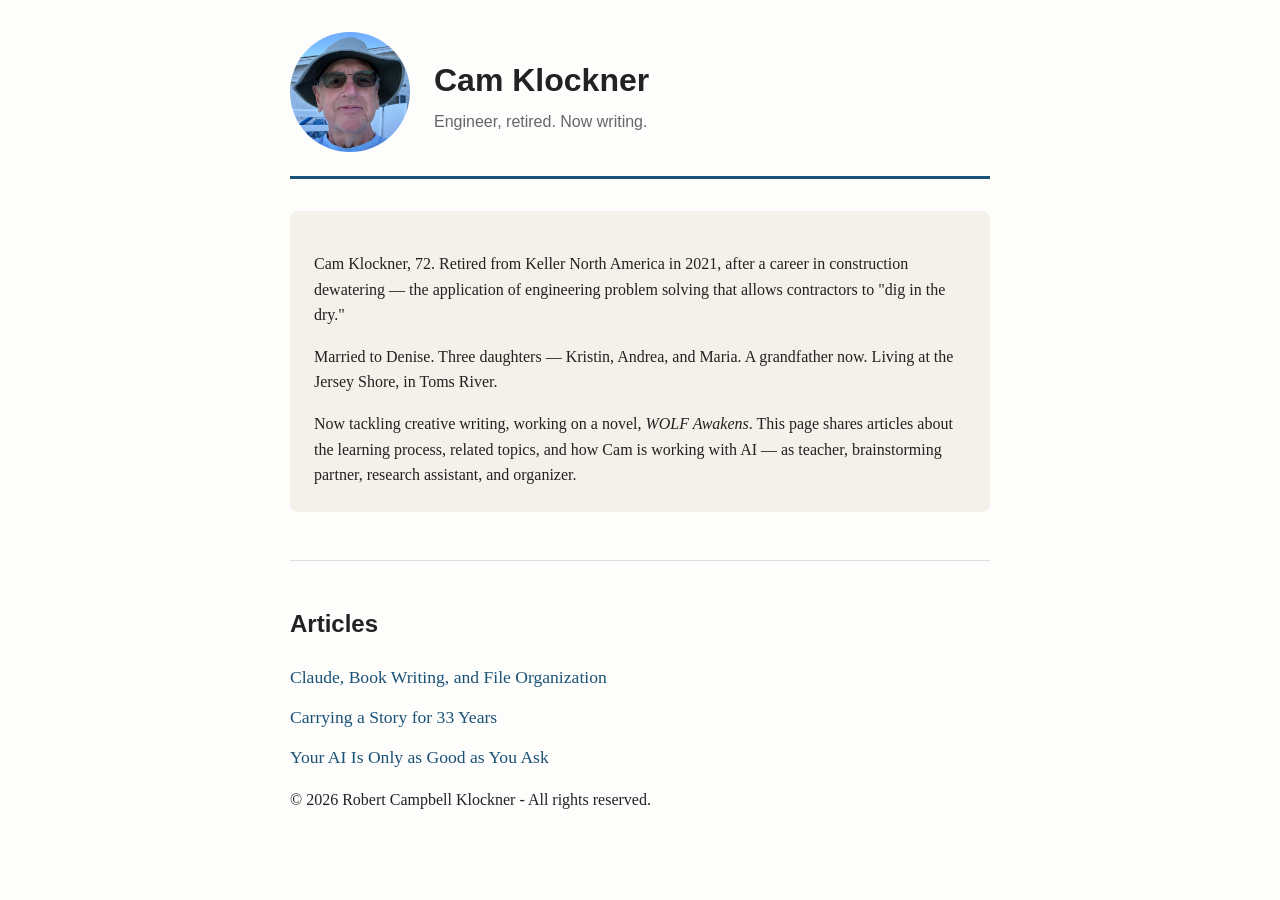
<file: index.html>
<!doctype html>
<html lang="en">
<head>
  <meta charset="UTF-8">
  <title>Cam Klockner</title>
  <link rel="stylesheet" href="style.css">
</head>
<body>

  <header class="intro">
    <div class="photo-frame">
      <img src="images/profile.jpg" alt="Cam Klockner">
    </div>
    <div class="intro-text">
      <h1>Cam Klockner</h1>
      <p class="subtitle">Engineer, retired. Now writing.</p>
    </div>
  </header>

  <section class="bio">
    <p>Cam Klockner, 72. Retired from Keller North America in 2021, after a career in construction dewatering — the application of engineering problem solving that allows contractors to "dig in the dry."</p>

    <p>Married to Denise. Three daughters — Kristin, Andrea, and Maria. A grandfather now. Living at the Jersey Shore, in Toms River.</p>

    <p>Now tackling creative writing, working on a novel, <em>WOLF Awakens</em>. This page shares articles about the learning process, related topics, and how Cam is working with AI — as teacher, brainstorming partner, research assistant, and organizer.</p>
  </section>

  <section class="articles">
    <h2>Articles</h2>
    <ul>
      <li><a href="published/articles/claude-ai-cowork-and-book-writing.html">Claude, Book Writing, and File Organization</a></li>
      <li><a href="published/articles/carrying-a-story-for-33-years.html">Carrying a Story for 33 Years</a></li>
      <li><a href="published/articles/your-ai-is-only-as-good-as-you-ask.html">Your AI Is Only as Good as You Ask</a></li>
    </ul>
  </section>

    <footer>
    <p>&copy; 2026 Robert Campbell Klockner - All rights reserved.</p>
  </footer>

</body>
</html>
</file>
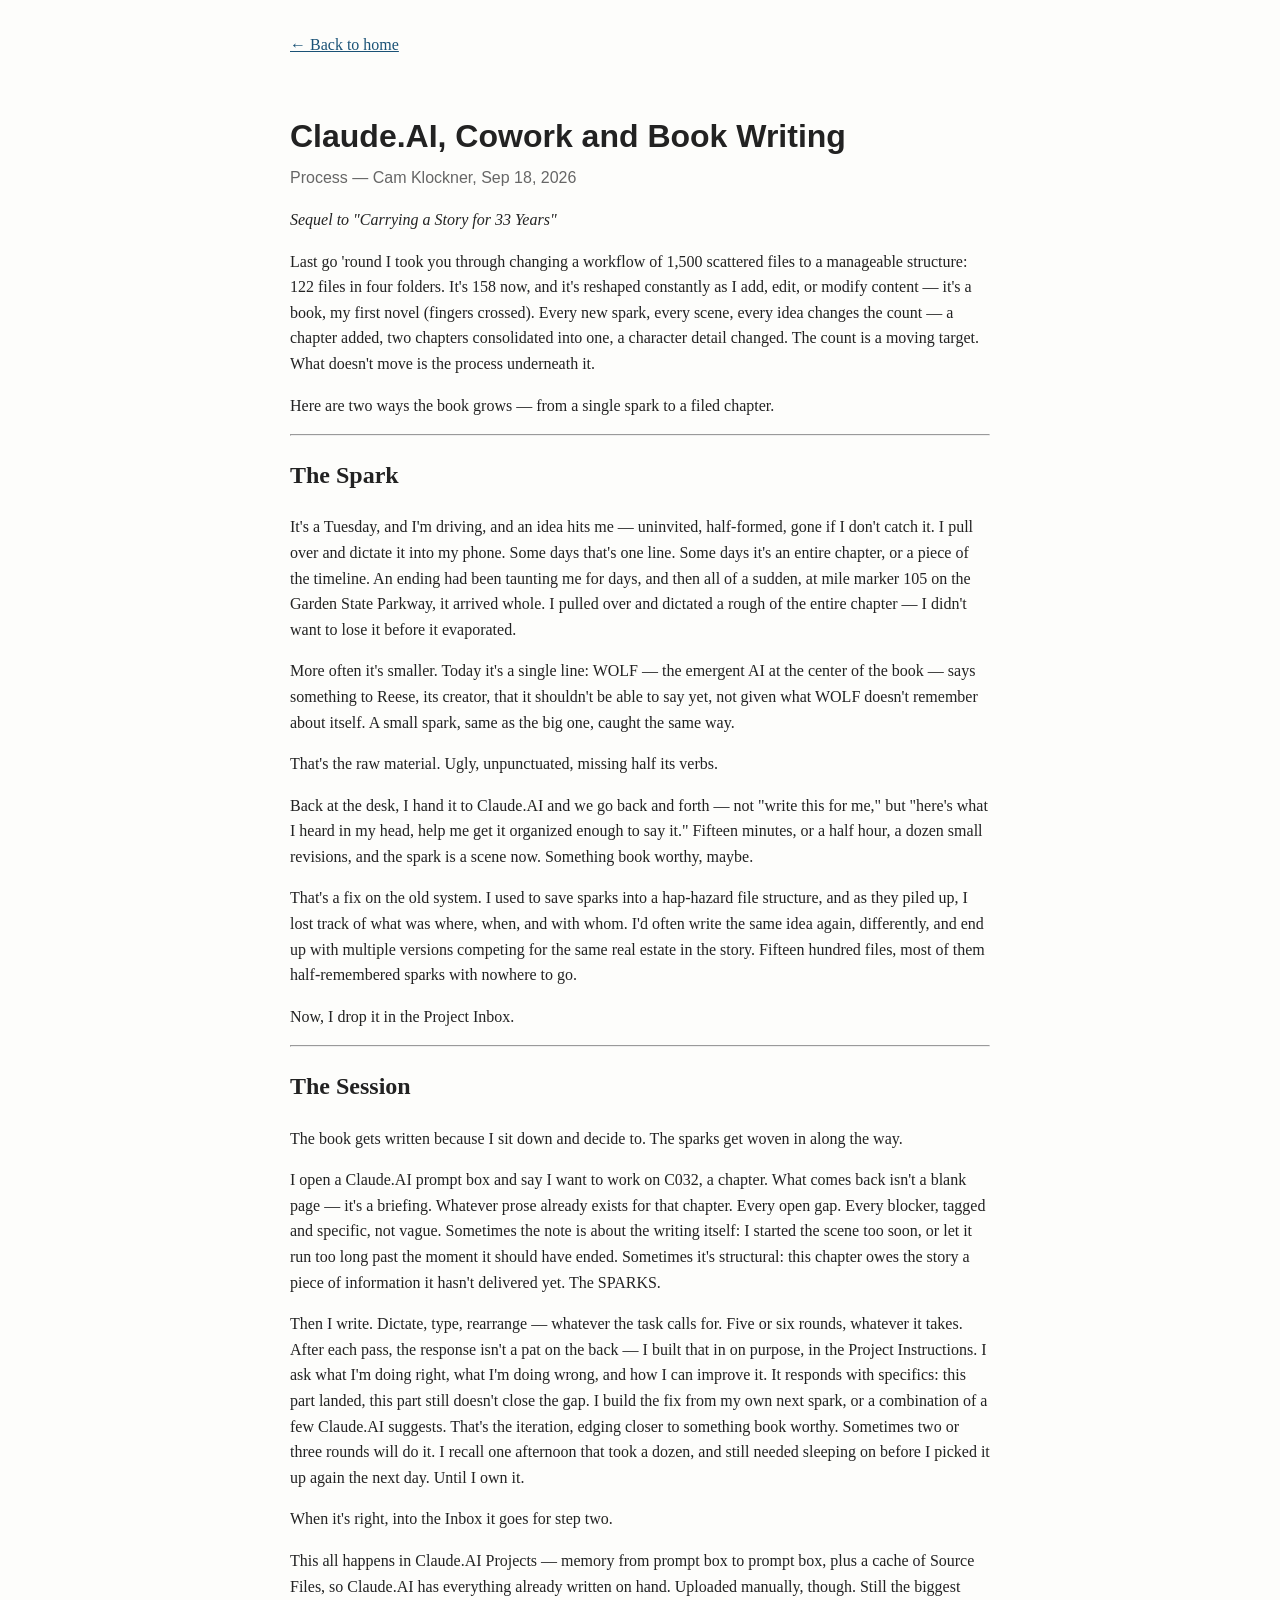
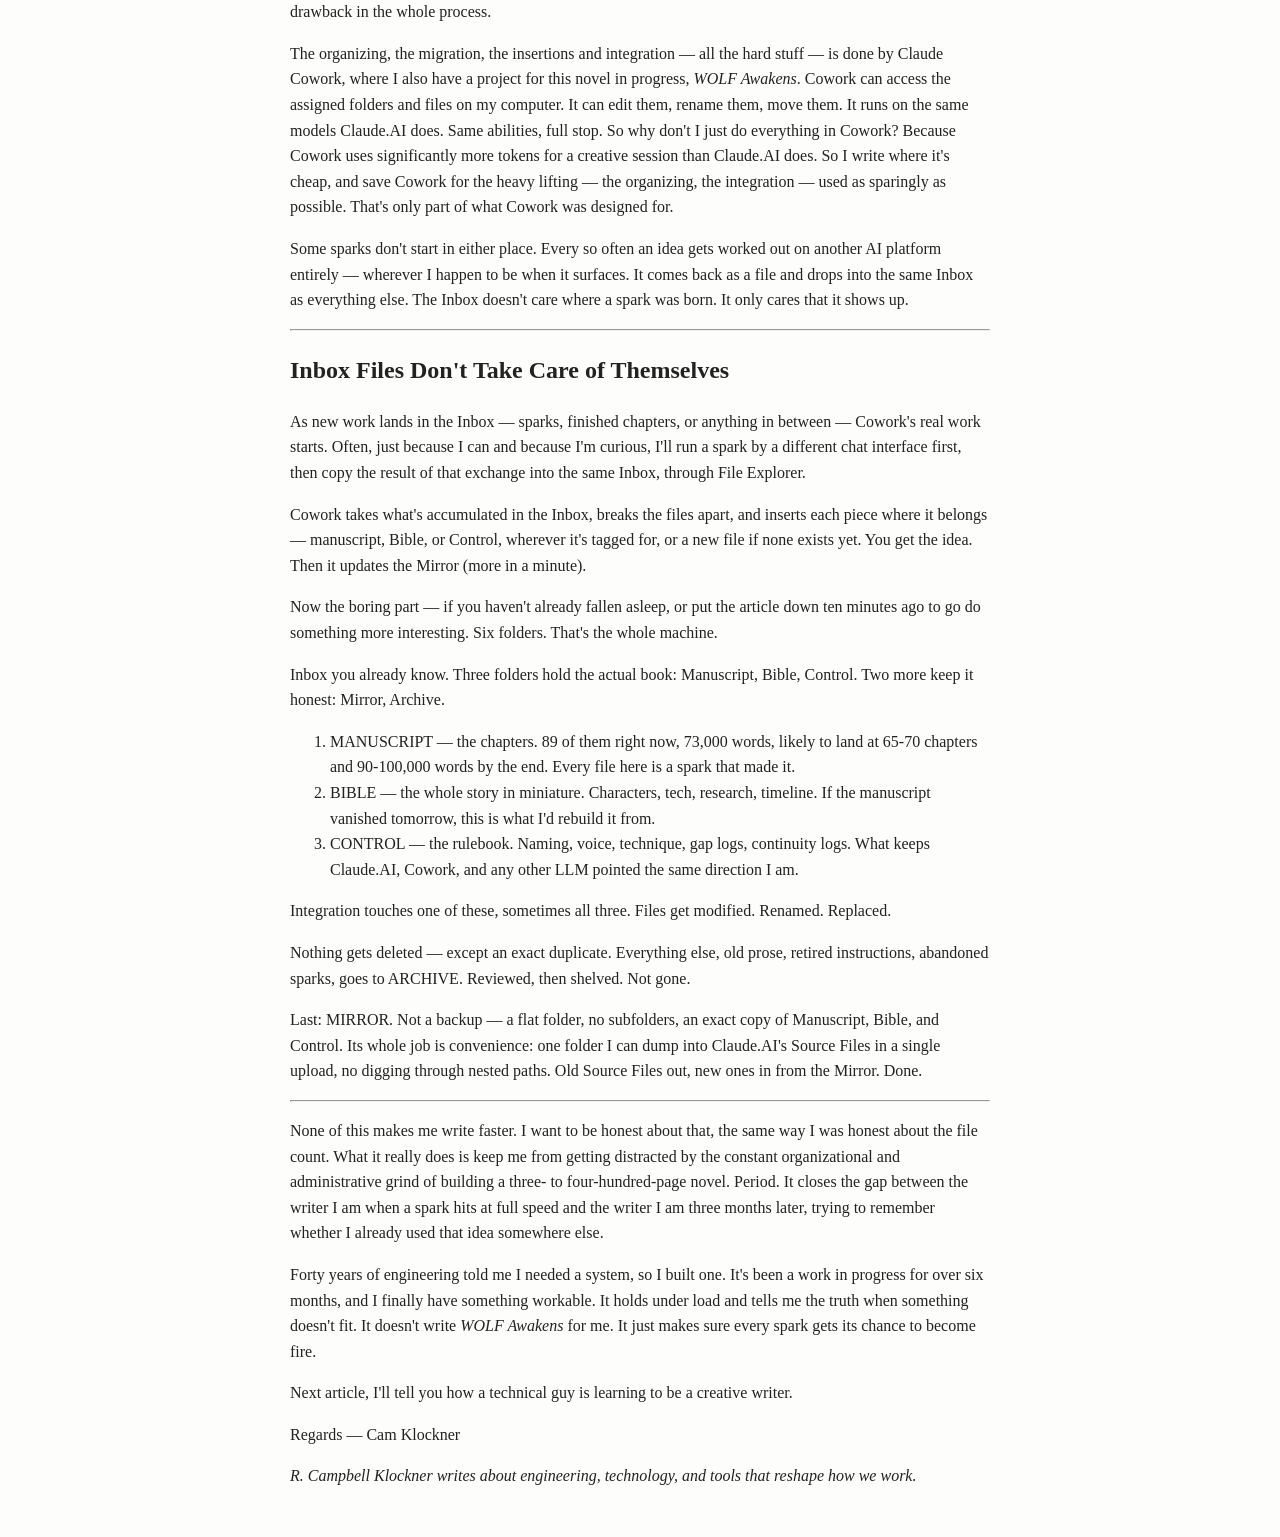
<file: claude-ai-cowork-and-book-writing.html>
<!doctype html>
<html lang="en">
<head>
  <meta charset="UTF-8">
  <title>Claude.AI, Cowork and Book Writing</title>
  <link rel="stylesheet" href="../../style.css">
</head>
<body>

  <a class="back" href="../../index.html">&larr; Back to home</a>

  <header>
    <h1>Claude.AI, Cowork and Book Writing</h1>
    <p class="subtitle">Process &mdash; Cam Klockner, Sep 18, 2026</p>
  </header>

  <article>
    <p><em>Sequel to "Carrying a Story for 33 Years"</em></p>

    <p>Last go 'round I took you through changing a workflow of 1,500 scattered files to a manageable structure: 122 files in four folders. It's 158 now, and it's reshaped constantly as I add, edit, or modify content — it's a book, my first novel (fingers crossed). Every new spark, every scene, every idea changes the count — a chapter added, two chapters consolidated into one, a character detail changed. The count is a moving target. What doesn't move is the process underneath it.</p>

    <p>Here are two ways the book grows — from a single spark to a filed chapter.</p>

    <hr>

    <h2>The Spark</h2>

    <p>It's a Tuesday, and I'm driving, and an idea hits me — uninvited, half-formed, gone if I don't catch it. I pull over and dictate it into my phone. Some days that's one line. Some days it's an entire chapter, or a piece of the timeline. An ending had been taunting me for days, and then all of a sudden, at mile marker 105 on the Garden State Parkway, it arrived whole. I pulled over and dictated a rough of the entire chapter — I didn't want to lose it before it evaporated.</p>

    <p>More often it's smaller. Today it's a single line: WOLF — the emergent AI at the center of the book — says something to Reese, its creator, that it shouldn't be able to say yet, not given what WOLF doesn't remember about itself. A small spark, same as the big one, caught the same way.</p>

    <p>That's the raw material. Ugly, unpunctuated, missing half its verbs.</p>

    <p>Back at the desk, I hand it to Claude.AI and we go back and forth — not "write this for me," but "here's what I heard in my head, help me get it organized enough to say it." Fifteen minutes, or a half hour, a dozen small revisions, and the spark is a scene now. Something book worthy, maybe.</p>

    <p>That's a fix on the old system. I used to save sparks into a hap-hazard file structure, and as they piled up, I lost track of what was where, when, and with whom. I'd often write the same idea again, differently, and end up with multiple versions competing for the same real estate in the story. Fifteen hundred files, most of them half-remembered sparks with nowhere to go.</p>

    <p>Now, I drop it in the Project Inbox.</p>

    <hr>

    <h2>The Session</h2>

    <p>The book gets written because I sit down and decide to. The sparks get woven in along the way.</p>

    <p>I open a Claude.AI prompt box and say I want to work on C032, a chapter. What comes back isn't a blank page — it's a briefing. Whatever prose already exists for that chapter. Every open gap. Every blocker, tagged and specific, not vague. Sometimes the note is about the writing itself: I started the scene too soon, or let it run too long past the moment it should have ended. Sometimes it's structural: this chapter owes the story a piece of information it hasn't delivered yet. The SPARKS.</p>

    <p>Then I write. Dictate, type, rearrange — whatever the task calls for. Five or six rounds, whatever it takes. After each pass, the response isn't a pat on the back — I built that in on purpose, in the Project Instructions. I ask what I'm doing right, what I'm doing wrong, and how I can improve it. It responds with specifics: this part landed, this part still doesn't close the gap. I build the fix from my own next spark, or a combination of a few Claude.AI suggests. That's the iteration, edging closer to something book worthy. Sometimes two or three rounds will do it. I recall one afternoon that took a dozen, and still needed sleeping on before I picked it up again the next day. Until I own it.</p>

    <p>When it's right, into the Inbox it goes for step two.</p>

    <p>This all happens in Claude.AI Projects — memory from prompt box to prompt box, plus a cache of Source Files, so Claude.AI has everything already written on hand. Uploaded manually, though. Still the biggest drawback in the whole process.</p>

    <p>The organizing, the migration, the insertions and integration — all the hard stuff — is done by Claude Cowork, where I also have a project for this novel in progress, <em>WOLF Awakens</em>. Cowork can access the assigned folders and files on my computer. It can edit them, rename them, move them. It runs on the same models Claude.AI does. Same abilities, full stop. So why don't I just do everything in Cowork? Because Cowork uses significantly more tokens for a creative session than Claude.AI does. So I write where it's cheap, and save Cowork for the heavy lifting — the organizing, the integration — used as sparingly as possible. That's only part of what Cowork was designed for.</p>

    <p>Some sparks don't start in either place. Every so often an idea gets worked out on another AI platform entirely — wherever I happen to be when it surfaces. It comes back as a file and drops into the same Inbox as everything else. The Inbox doesn't care where a spark was born. It only cares that it shows up.</p>

    <hr>

    <h2>Inbox Files Don't Take Care of Themselves</h2>

    <p>As new work lands in the Inbox — sparks, finished chapters, or anything in between — Cowork's real work starts. Often, just because I can and because I'm curious, I'll run a spark by a different chat interface first, then copy the result of that exchange into the same Inbox, through File Explorer.</p>

    <p>Cowork takes what's accumulated in the Inbox, breaks the files apart, and inserts each piece where it belongs — manuscript, Bible, or Control, wherever it's tagged for, or a new file if none exists yet. You get the idea. Then it updates the Mirror (more in a minute).</p>

    <p>Now the boring part — if you haven't already fallen asleep, or put the article down ten minutes ago to go do something more interesting. Six folders. That's the whole machine.</p>

    <p>Inbox you already know. Three folders hold the actual book: Manuscript, Bible, Control. Two more keep it honest: Mirror, Archive.</p>

    <ol>
      <li>MANUSCRIPT — the chapters. 89 of them right now, 73,000 words, likely to land at 65-70 chapters and 90-100,000 words by the end. Every file here is a spark that made it.</li>
      <li>BIBLE — the whole story in miniature. Characters, tech, research, timeline. If the manuscript vanished tomorrow, this is what I'd rebuild it from.</li>
      <li>CONTROL — the rulebook. Naming, voice, technique, gap logs, continuity logs. What keeps Claude.AI, Cowork, and any other LLM pointed the same direction I am.</li>
    </ol>

    <p>Integration touches one of these, sometimes all three. Files get modified. Renamed. Replaced.</p>

    <p>Nothing gets deleted — except an exact duplicate. Everything else, old prose, retired instructions, abandoned sparks, goes to ARCHIVE. Reviewed, then shelved. Not gone.</p>

    <p>Last: MIRROR. Not a backup — a flat folder, no subfolders, an exact copy of Manuscript, Bible, and Control. Its whole job is convenience: one folder I can dump into Claude.AI's Source Files in a single upload, no digging through nested paths. Old Source Files out, new ones in from the Mirror. Done.</p>

    <hr>

    <p>None of this makes me write faster. I want to be honest about that, the same way I was honest about the file count. What it really does is keep me from getting distracted by the constant organizational and administrative grind of building a three- to four-hundred-page novel. Period. It closes the gap between the writer I am when a spark hits at full speed and the writer I am three months later, trying to remember whether I already used that idea somewhere else.</p>

    <p>Forty years of engineering told me I needed a system, so I built one. It's been a work in progress for over six months, and I finally have something workable. It holds under load and tells me the truth when something doesn't fit. It doesn't write <em>WOLF Awakens</em> for me. It just makes sure every spark gets its chance to become fire.</p>

    <p>Next article, I'll tell you how a technical guy is learning to be a creative writer.</p>

    <p>Regards — Cam Klockner</p>

    <p><em>R. Campbell Klockner writes about engineering, technology, and tools that reshape how we work.</em></p>
  </article>

</body>
</html>
</file>
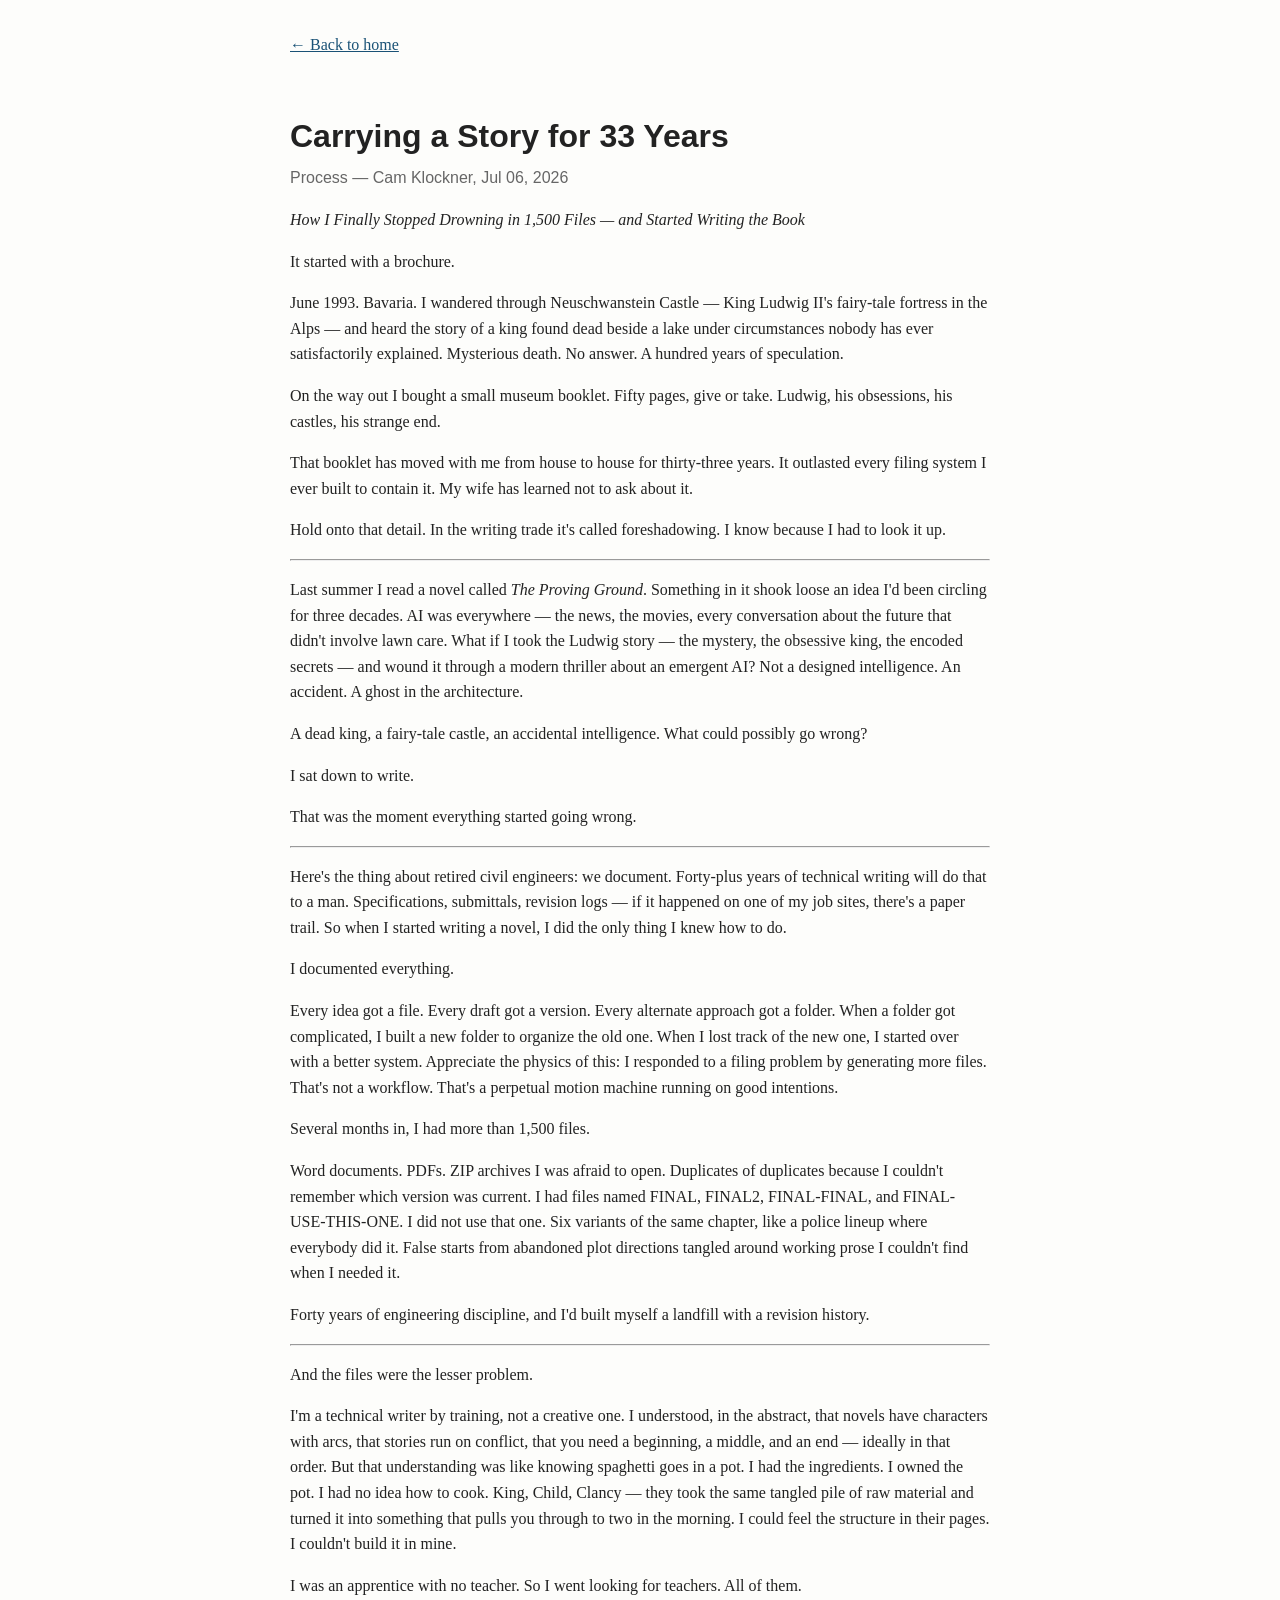
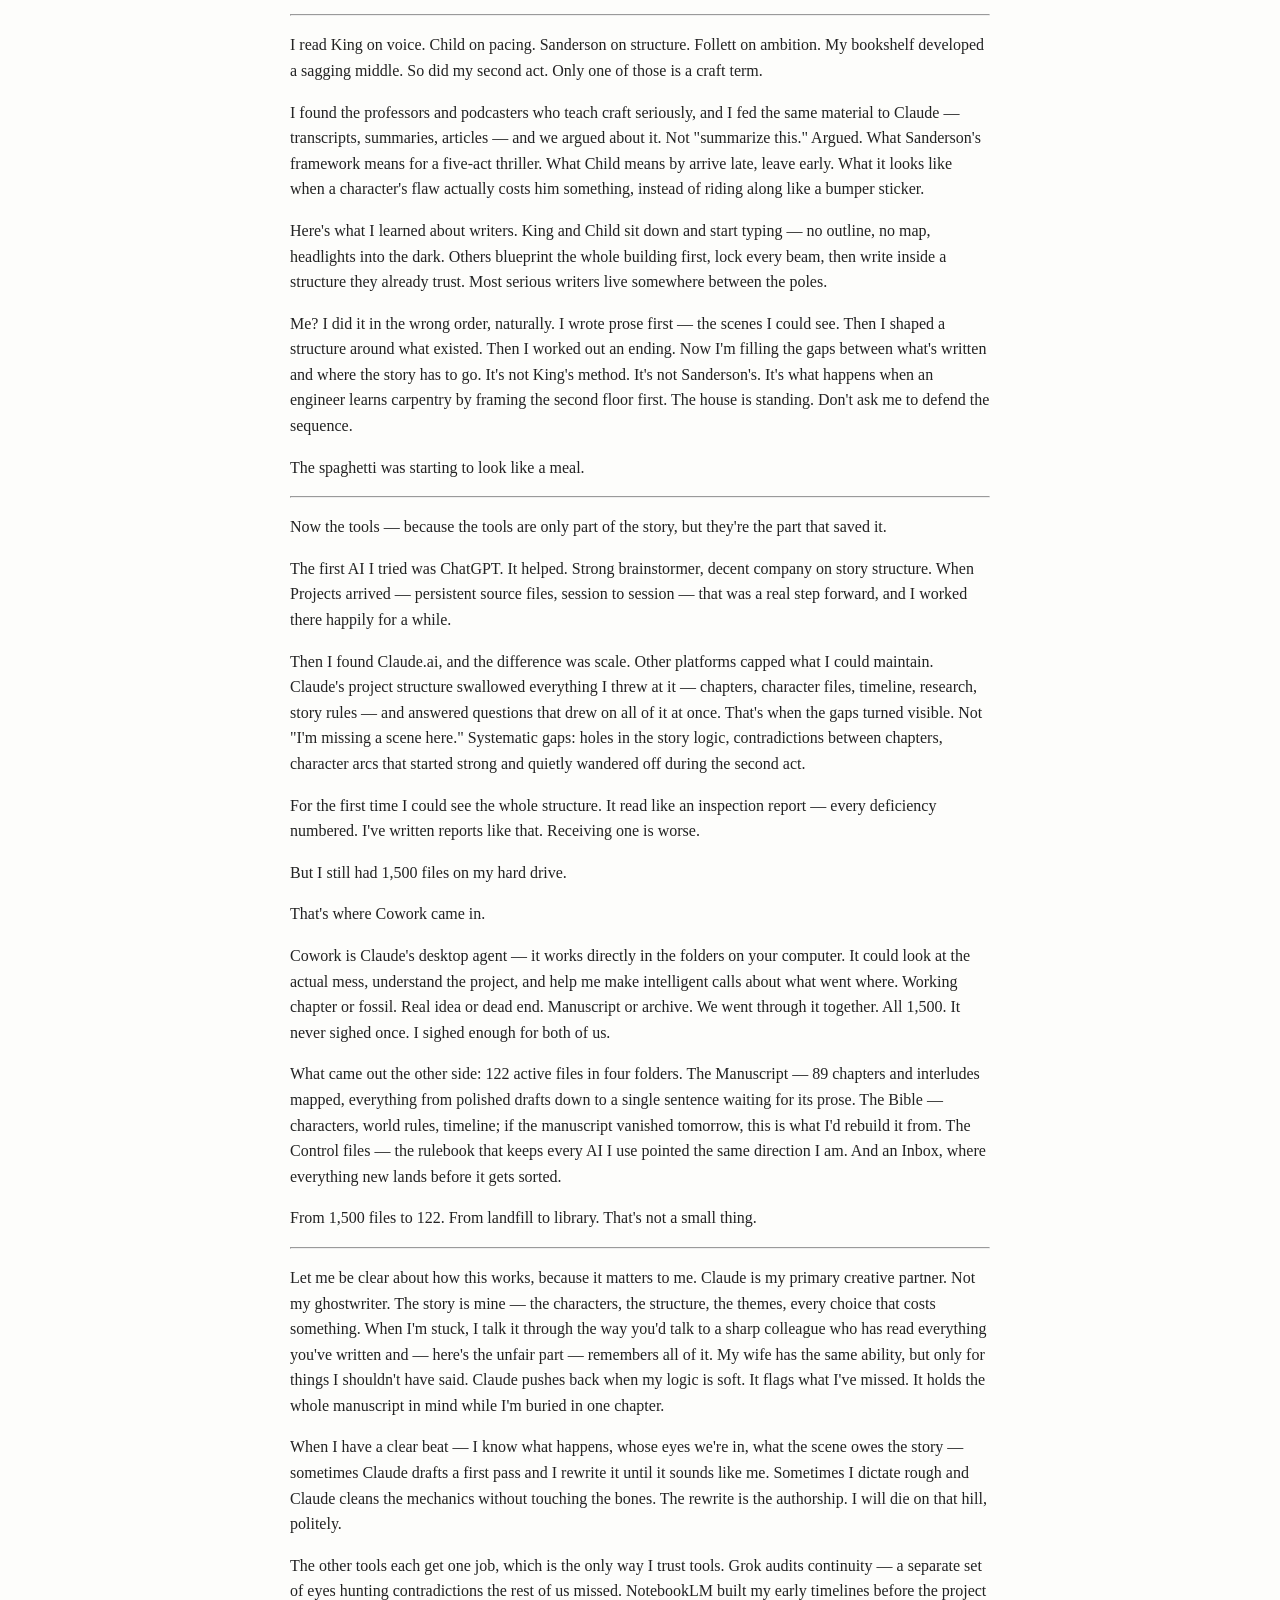
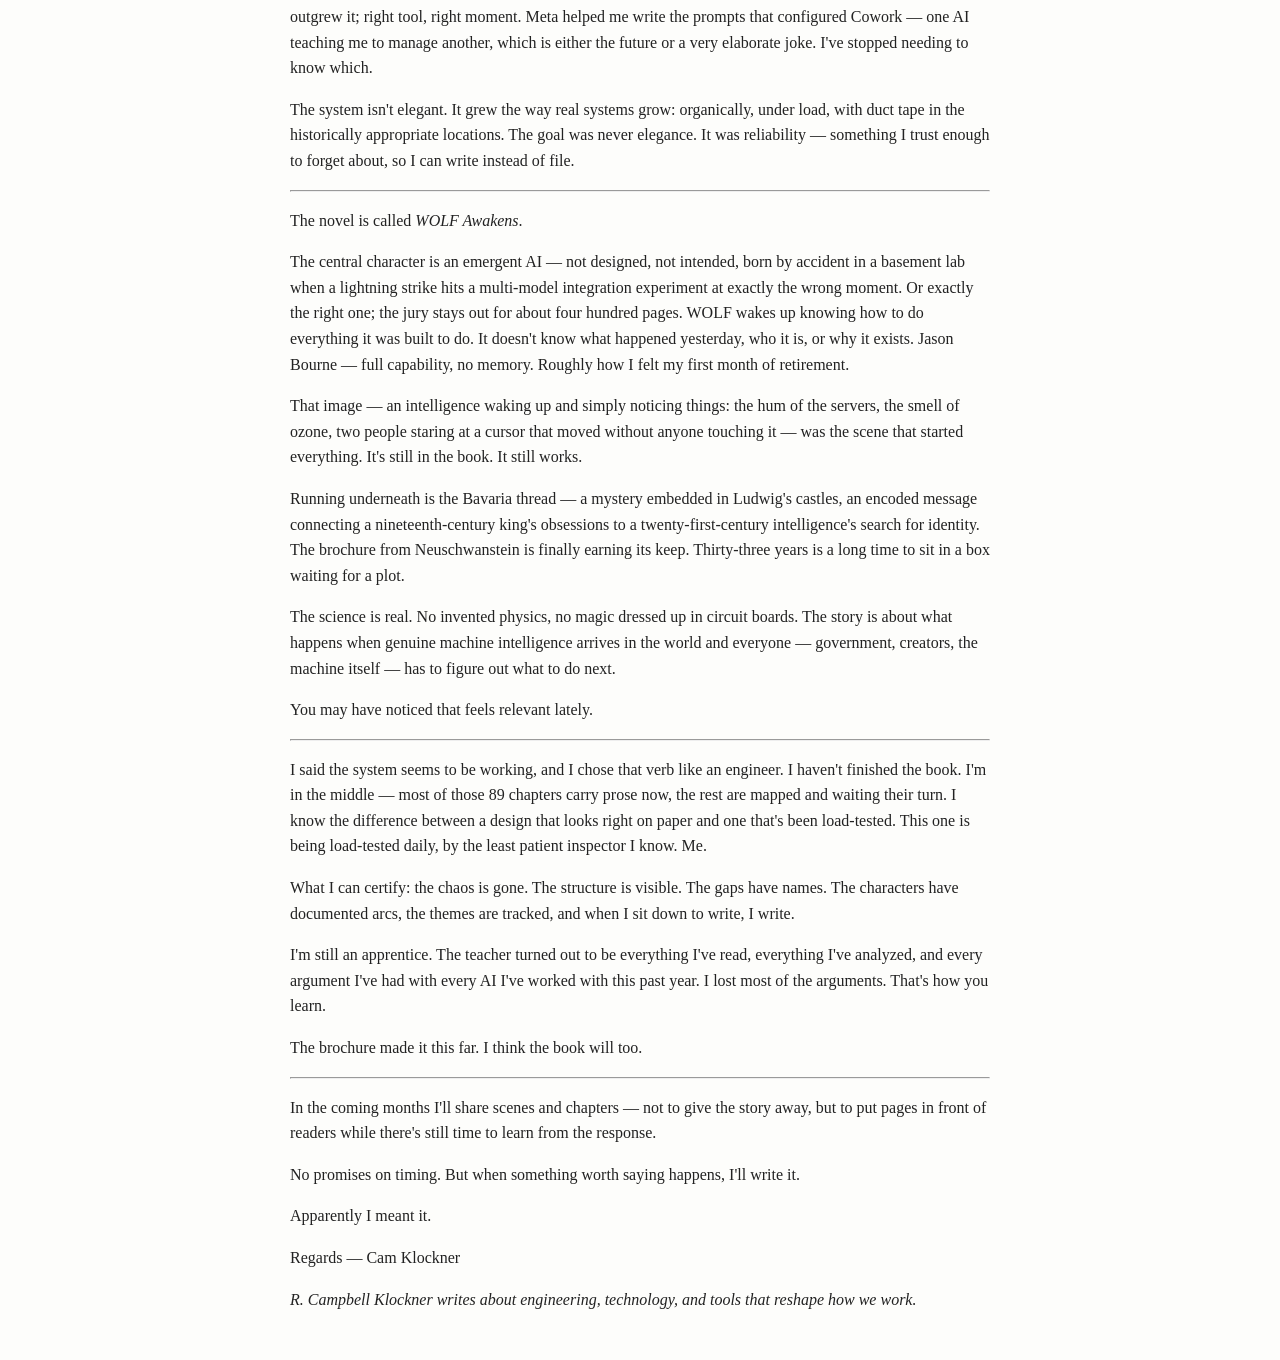
<file: published/articles/carrying-a-story-for-33-years.html>
<!doctype html>
<html lang="en">
<head>
  <meta charset="UTF-8">
  <title>Carrying a Story for 33 Years</title>
  <link rel="stylesheet" href="../../style.css">
</head>
<body>

  <a class="back" href="../../index.html">&larr; Back to home</a>

  <header>
    <h1>Carrying a Story for 33 Years</h1>
    <p class="subtitle">Process &mdash; Cam Klockner, Jul 06, 2026</p>
  </header>

  <article>
    <p><em>How I Finally Stopped Drowning in 1,500 Files &mdash; and Started Writing the Book</em></p>

    <p>It started with a brochure.</p>

    <p>June 1993. Bavaria. I wandered through Neuschwanstein Castle — King Ludwig II's fairy-tale fortress in the Alps — and heard the story of a king found dead beside a lake under circumstances nobody has ever satisfactorily explained. Mysterious death. No answer. A hundred years of speculation.</p>

    <p>On the way out I bought a small museum booklet. Fifty pages, give or take. Ludwig, his obsessions, his castles, his strange end.</p>

    <p>That booklet has moved with me from house to house for thirty-three years. It outlasted every filing system I ever built to contain it. My wife has learned not to ask about it.</p>

    <p>Hold onto that detail. In the writing trade it's called foreshadowing. I know because I had to look it up.</p>

    <hr>

    <p>Last summer I read a novel called <em>The Proving Ground</em>. Something in it shook loose an idea I'd been circling for three decades. AI was everywhere — the news, the movies, every conversation about the future that didn't involve lawn care. What if I took the Ludwig story — the mystery, the obsessive king, the encoded secrets — and wound it through a modern thriller about an emergent AI? Not a designed intelligence. An accident. A ghost in the architecture.</p>

    <p>A dead king, a fairy-tale castle, an accidental intelligence. What could possibly go wrong?</p>

    <p>I sat down to write.</p>

    <p>That was the moment everything started going wrong.</p>

    <hr>

    <p>Here's the thing about retired civil engineers: we document. Forty-plus years of technical writing will do that to a man. Specifications, submittals, revision logs — if it happened on one of my job sites, there's a paper trail. So when I started writing a novel, I did the only thing I knew how to do.</p>

    <p>I documented everything.</p>

    <p>Every idea got a file. Every draft got a version. Every alternate approach got a folder. When a folder got complicated, I built a new folder to organize the old one. When I lost track of the new one, I started over with a better system. Appreciate the physics of this: I responded to a filing problem by generating more files. That's not a workflow. That's a perpetual motion machine running on good intentions.</p>

    <p>Several months in, I had more than 1,500 files.</p>

    <p>Word documents. PDFs. ZIP archives I was afraid to open. Duplicates of duplicates because I couldn't remember which version was current. I had files named FINAL, FINAL2, FINAL-FINAL, and FINAL-USE-THIS-ONE. I did not use that one. Six variants of the same chapter, like a police lineup where everybody did it. False starts from abandoned plot directions tangled around working prose I couldn't find when I needed it.</p>

    <p>Forty years of engineering discipline, and I'd built myself a landfill with a revision history.</p>

    <hr>

    <p>And the files were the lesser problem.</p>

    <p>I'm a technical writer by training, not a creative one. I understood, in the abstract, that novels have characters with arcs, that stories run on conflict, that you need a beginning, a middle, and an end — ideally in that order. But that understanding was like knowing spaghetti goes in a pot. I had the ingredients. I owned the pot. I had no idea how to cook. King, Child, Clancy — they took the same tangled pile of raw material and turned it into something that pulls you through to two in the morning. I could feel the structure in their pages. I couldn't build it in mine.</p>

    <p>I was an apprentice with no teacher. So I went looking for teachers. All of them.</p>

    <hr>

    <p>I read King on voice. Child on pacing. Sanderson on structure. Follett on ambition. My bookshelf developed a sagging middle. So did my second act. Only one of those is a craft term.</p>

    <p>I found the professors and podcasters who teach craft seriously, and I fed the same material to Claude — transcripts, summaries, articles — and we argued about it. Not "summarize this." Argued. What Sanderson's framework means for a five-act thriller. What Child means by arrive late, leave early. What it looks like when a character's flaw actually costs him something, instead of riding along like a bumper sticker.</p>

    <p>Here's what I learned about writers. King and Child sit down and start typing — no outline, no map, headlights into the dark. Others blueprint the whole building first, lock every beam, then write inside a structure they already trust. Most serious writers live somewhere between the poles.</p>

    <p>Me? I did it in the wrong order, naturally. I wrote prose first — the scenes I could see. Then I shaped a structure around what existed. Then I worked out an ending. Now I'm filling the gaps between what's written and where the story has to go. It's not King's method. It's not Sanderson's. It's what happens when an engineer learns carpentry by framing the second floor first. The house is standing. Don't ask me to defend the sequence.</p>

    <p>The spaghetti was starting to look like a meal.</p>

    <hr>

    <p>Now the tools — because the tools are only part of the story, but they're the part that saved it.</p>

    <p>The first AI I tried was ChatGPT. It helped. Strong brainstormer, decent company on story structure. When Projects arrived — persistent source files, session to session — that was a real step forward, and I worked there happily for a while.</p>

    <p>Then I found Claude.ai, and the difference was scale. Other platforms capped what I could maintain. Claude's project structure swallowed everything I threw at it — chapters, character files, timeline, research, story rules — and answered questions that drew on all of it at once. That's when the gaps turned visible. Not "I'm missing a scene here." Systematic gaps: holes in the story logic, contradictions between chapters, character arcs that started strong and quietly wandered off during the second act.</p>

    <p>For the first time I could see the whole structure. It read like an inspection report — every deficiency numbered. I've written reports like that. Receiving one is worse.</p>

    <p>But I still had 1,500 files on my hard drive.</p>

    <p>That's where Cowork came in.</p>

    <p>Cowork is Claude's desktop agent — it works directly in the folders on your computer. It could look at the actual mess, understand the project, and help me make intelligent calls about what went where. Working chapter or fossil. Real idea or dead end. Manuscript or archive. We went through it together. All 1,500. It never sighed once. I sighed enough for both of us.</p>

    <p>What came out the other side: 122 active files in four folders. The Manuscript — 89 chapters and interludes mapped, everything from polished drafts down to a single sentence waiting for its prose. The Bible — characters, world rules, timeline; if the manuscript vanished tomorrow, this is what I'd rebuild it from. The Control files — the rulebook that keeps every AI I use pointed the same direction I am. And an Inbox, where everything new lands before it gets sorted.</p>

    <p>From 1,500 files to 122. From landfill to library. That's not a small thing.</p>

    <hr>

    <p>Let me be clear about how this works, because it matters to me. Claude is my primary creative partner. Not my ghostwriter. The story is mine — the characters, the structure, the themes, every choice that costs something. When I'm stuck, I talk it through the way you'd talk to a sharp colleague who has read everything you've written and — here's the unfair part — remembers all of it. My wife has the same ability, but only for things I shouldn't have said. Claude pushes back when my logic is soft. It flags what I've missed. It holds the whole manuscript in mind while I'm buried in one chapter.</p>

    <p>When I have a clear beat — I know what happens, whose eyes we're in, what the scene owes the story — sometimes Claude drafts a first pass and I rewrite it until it sounds like me. Sometimes I dictate rough and Claude cleans the mechanics without touching the bones. The rewrite is the authorship. I will die on that hill, politely.</p>

    <p>The other tools each get one job, which is the only way I trust tools. Grok audits continuity — a separate set of eyes hunting contradictions the rest of us missed. NotebookLM built my early timelines before the project outgrew it; right tool, right moment. Meta helped me write the prompts that configured Cowork — one AI teaching me to manage another, which is either the future or a very elaborate joke. I've stopped needing to know which.</p>

    <p>The system isn't elegant. It grew the way real systems grow: organically, under load, with duct tape in the historically appropriate locations. The goal was never elegance. It was reliability — something I trust enough to forget about, so I can write instead of file.</p>

    <hr>

    <p>The novel is called <em>WOLF Awakens</em>.</p>

    <p>The central character is an emergent AI — not designed, not intended, born by accident in a basement lab when a lightning strike hits a multi-model integration experiment at exactly the wrong moment. Or exactly the right one; the jury stays out for about four hundred pages. WOLF wakes up knowing how to do everything it was built to do. It doesn't know what happened yesterday, who it is, or why it exists. Jason Bourne — full capability, no memory. Roughly how I felt my first month of retirement.</p>

    <p>That image — an intelligence waking up and simply noticing things: the hum of the servers, the smell of ozone, two people staring at a cursor that moved without anyone touching it — was the scene that started everything. It's still in the book. It still works.</p>

    <p>Running underneath is the Bavaria thread — a mystery embedded in Ludwig's castles, an encoded message connecting a nineteenth-century king's obsessions to a twenty-first-century intelligence's search for identity. The brochure from Neuschwanstein is finally earning its keep. Thirty-three years is a long time to sit in a box waiting for a plot.</p>

    <p>The science is real. No invented physics, no magic dressed up in circuit boards. The story is about what happens when genuine machine intelligence arrives in the world and everyone — government, creators, the machine itself — has to figure out what to do next.</p>

    <p>You may have noticed that feels relevant lately.</p>

    <hr>

    <p>I said the system seems to be working, and I chose that verb like an engineer. I haven't finished the book. I'm in the middle — most of those 89 chapters carry prose now, the rest are mapped and waiting their turn. I know the difference between a design that looks right on paper and one that's been load-tested. This one is being load-tested daily, by the least patient inspector I know. Me.</p>

    <p>What I can certify: the chaos is gone. The structure is visible. The gaps have names. The characters have documented arcs, the themes are tracked, and when I sit down to write, I write.</p>

    <p>I'm still an apprentice. The teacher turned out to be everything I've read, everything I've analyzed, and every argument I've had with every AI I've worked with this past year. I lost most of the arguments. That's how you learn.</p>

    <p>The brochure made it this far. I think the book will too.</p>

    <hr>

    <p>In the coming months I'll share scenes and chapters — not to give the story away, but to put pages in front of readers while there's still time to learn from the response.</p>

    <p>No promises on timing. But when something worth saying happens, I'll write it.</p>

    <p>Apparently I meant it.</p>

    <p>Regards — Cam Klockner</p>

    <p><em>R. Campbell Klockner writes about engineering, technology, and tools that reshape how we work.</em></p>
  </article>

</body>
</html>
</file>
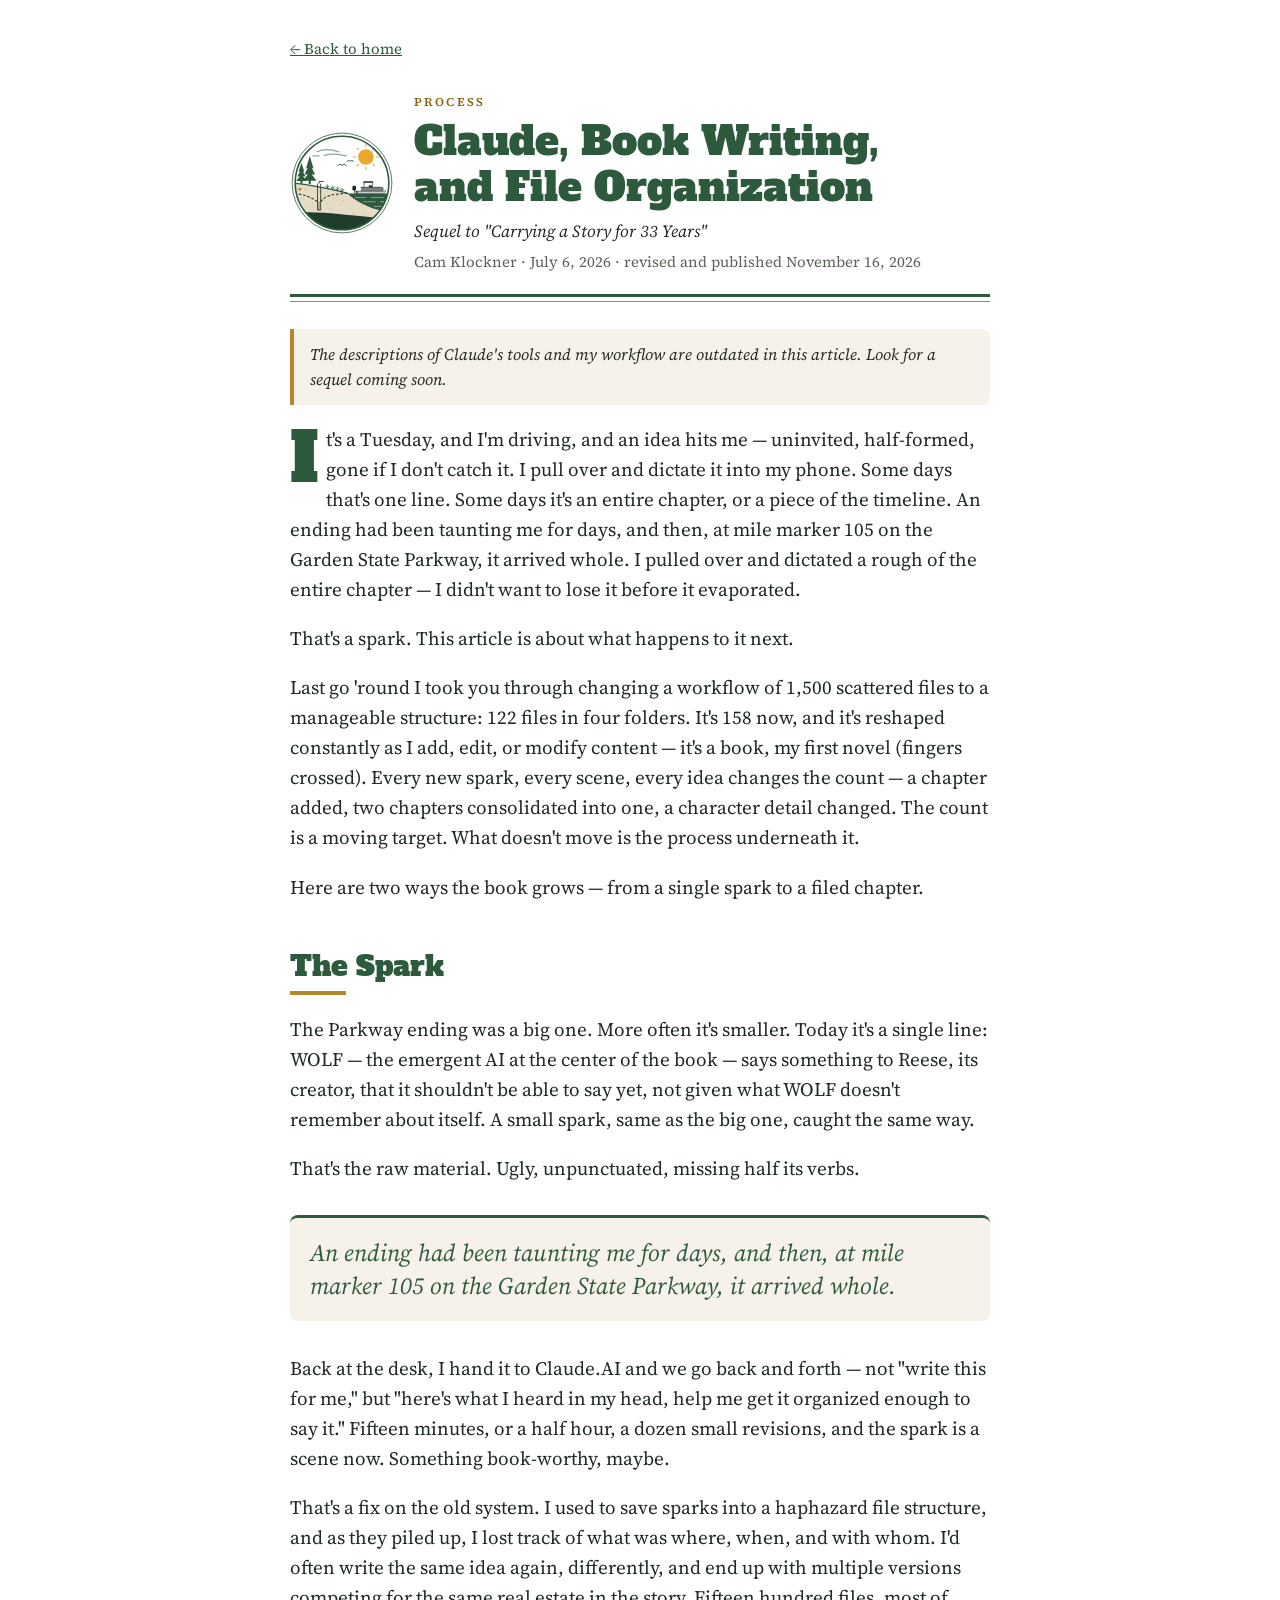
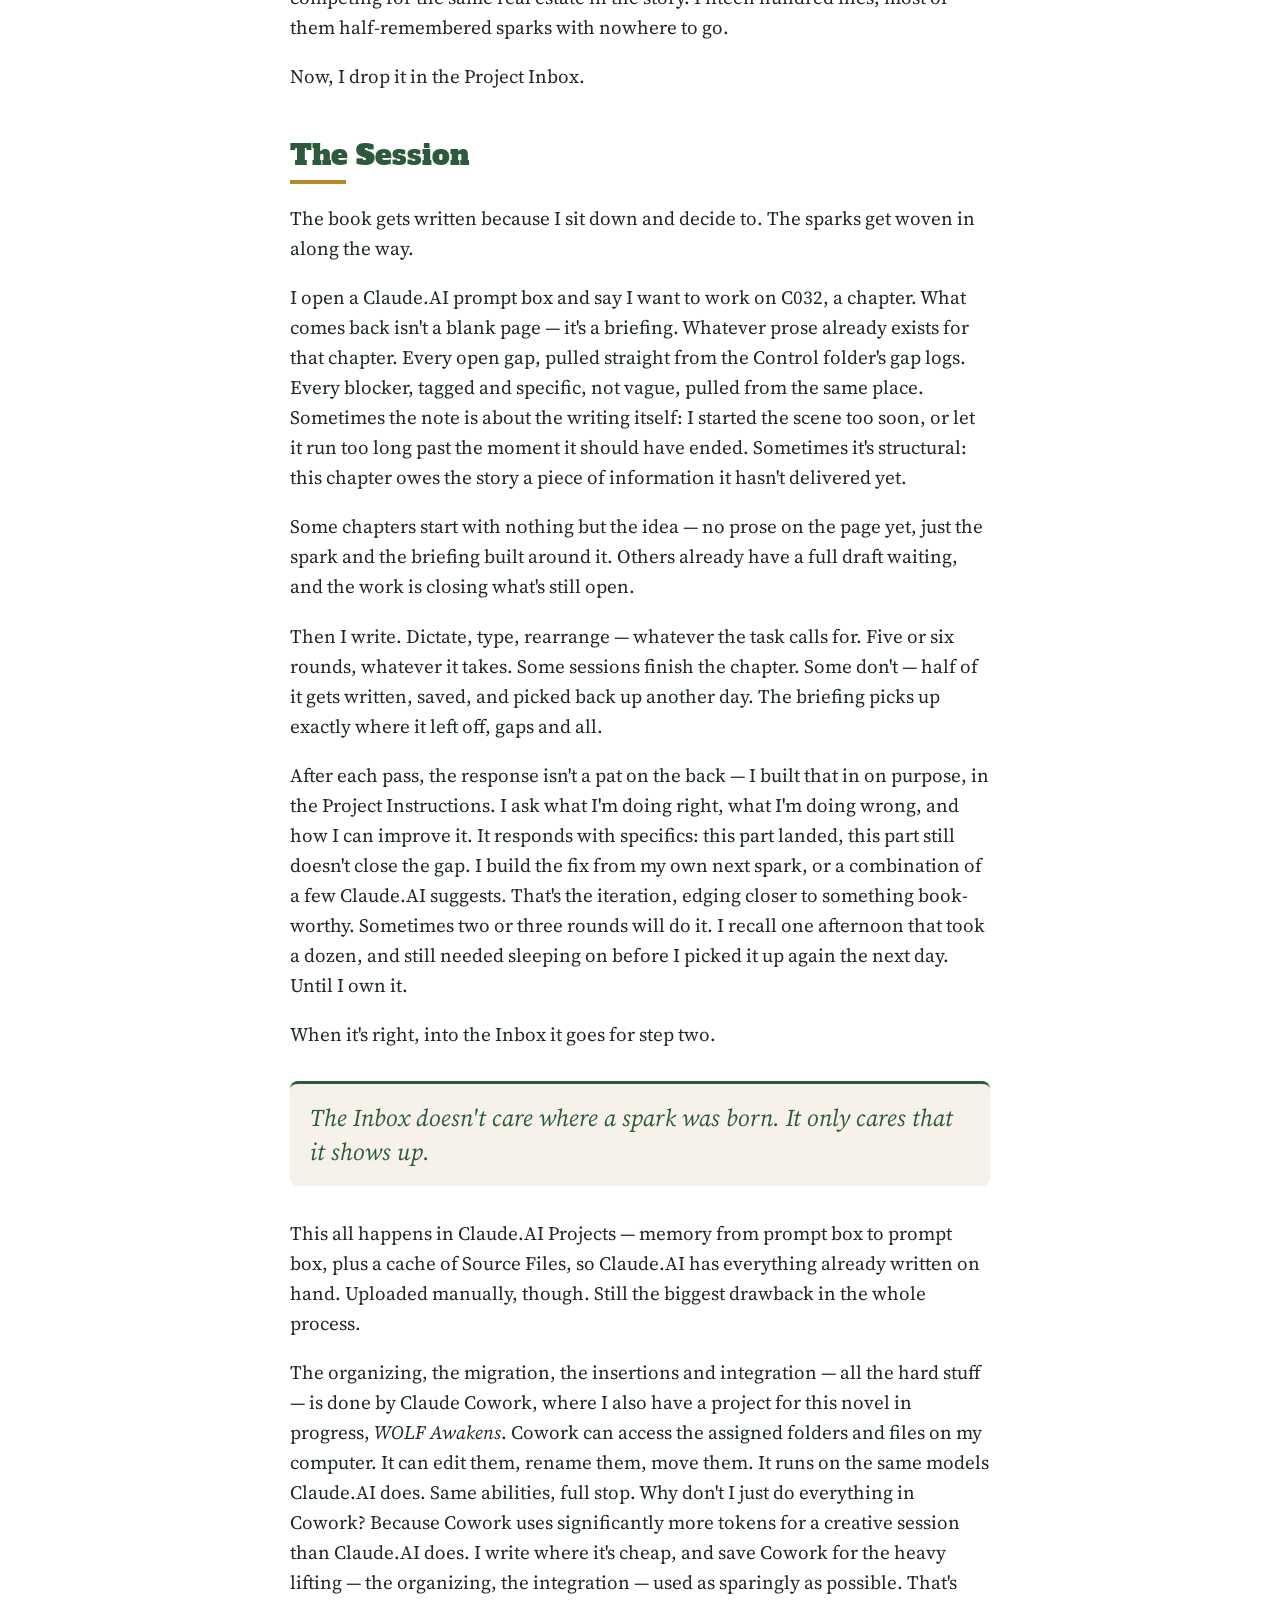
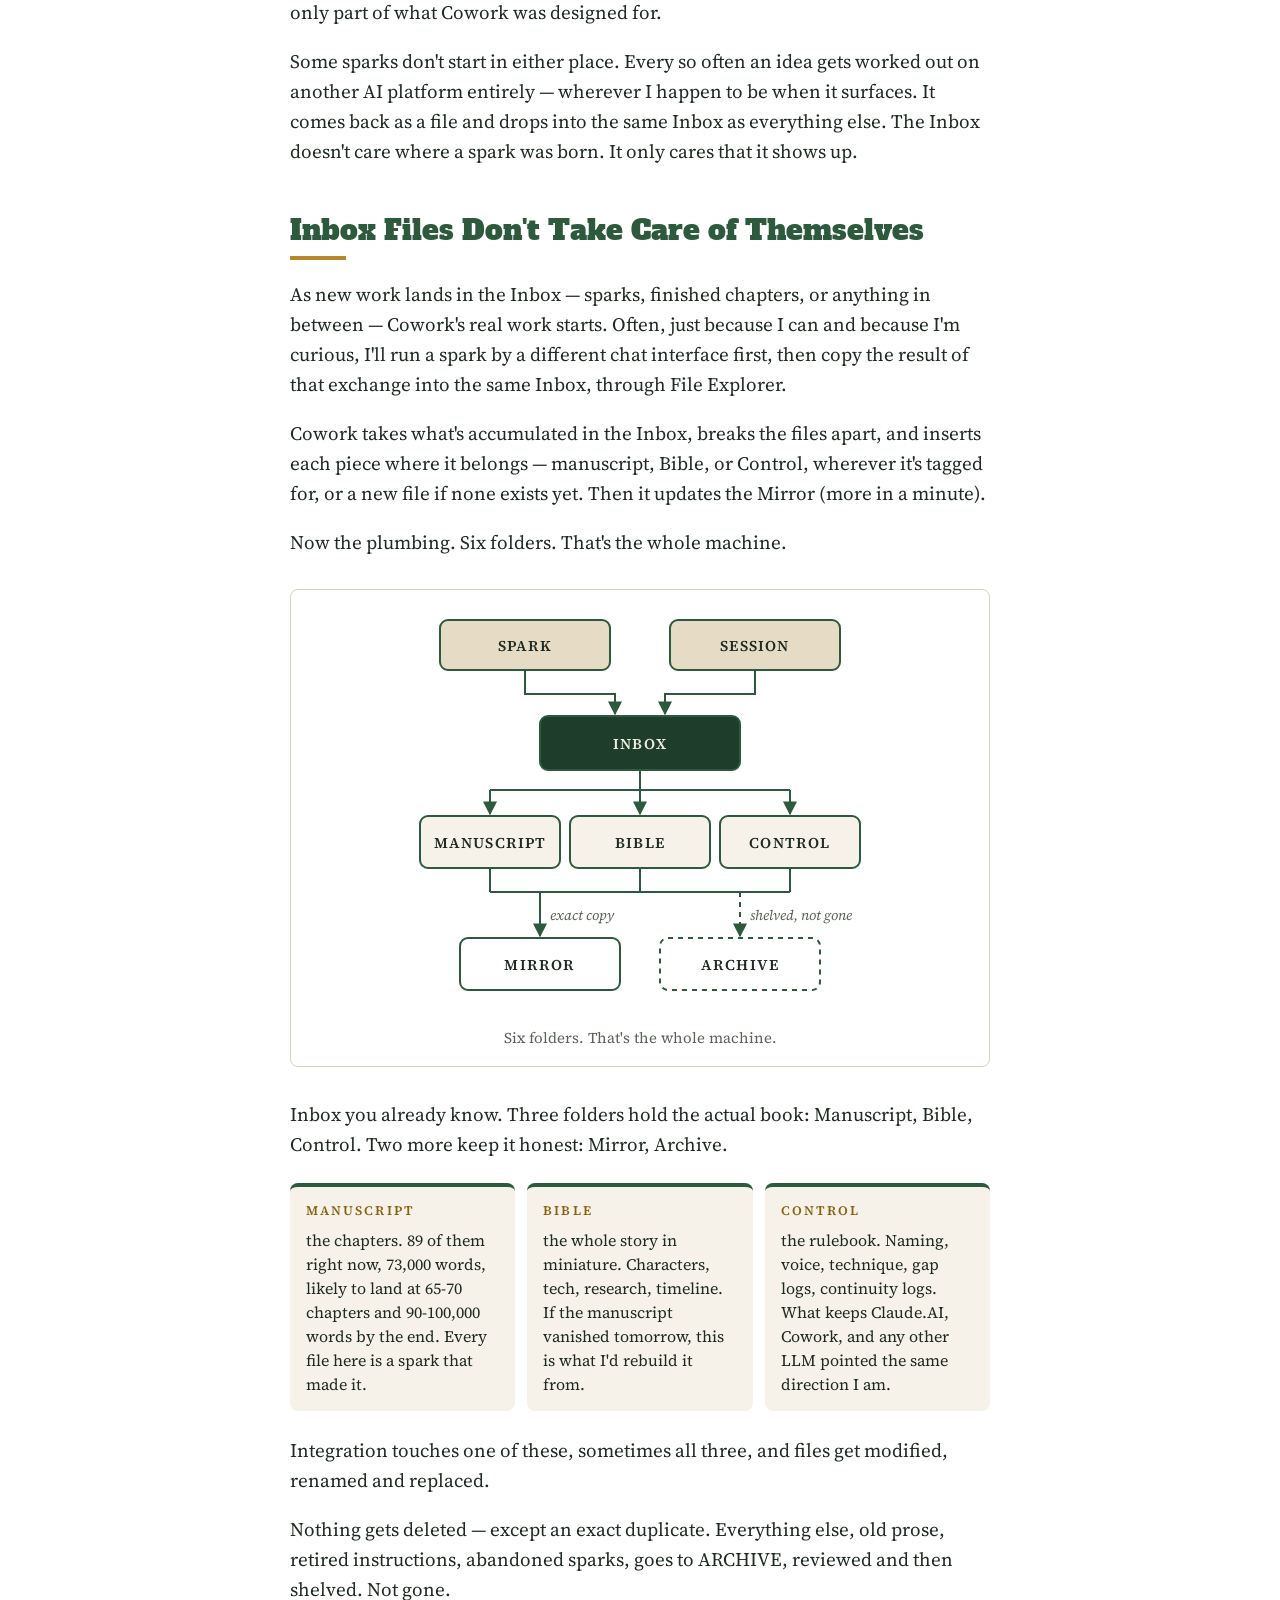
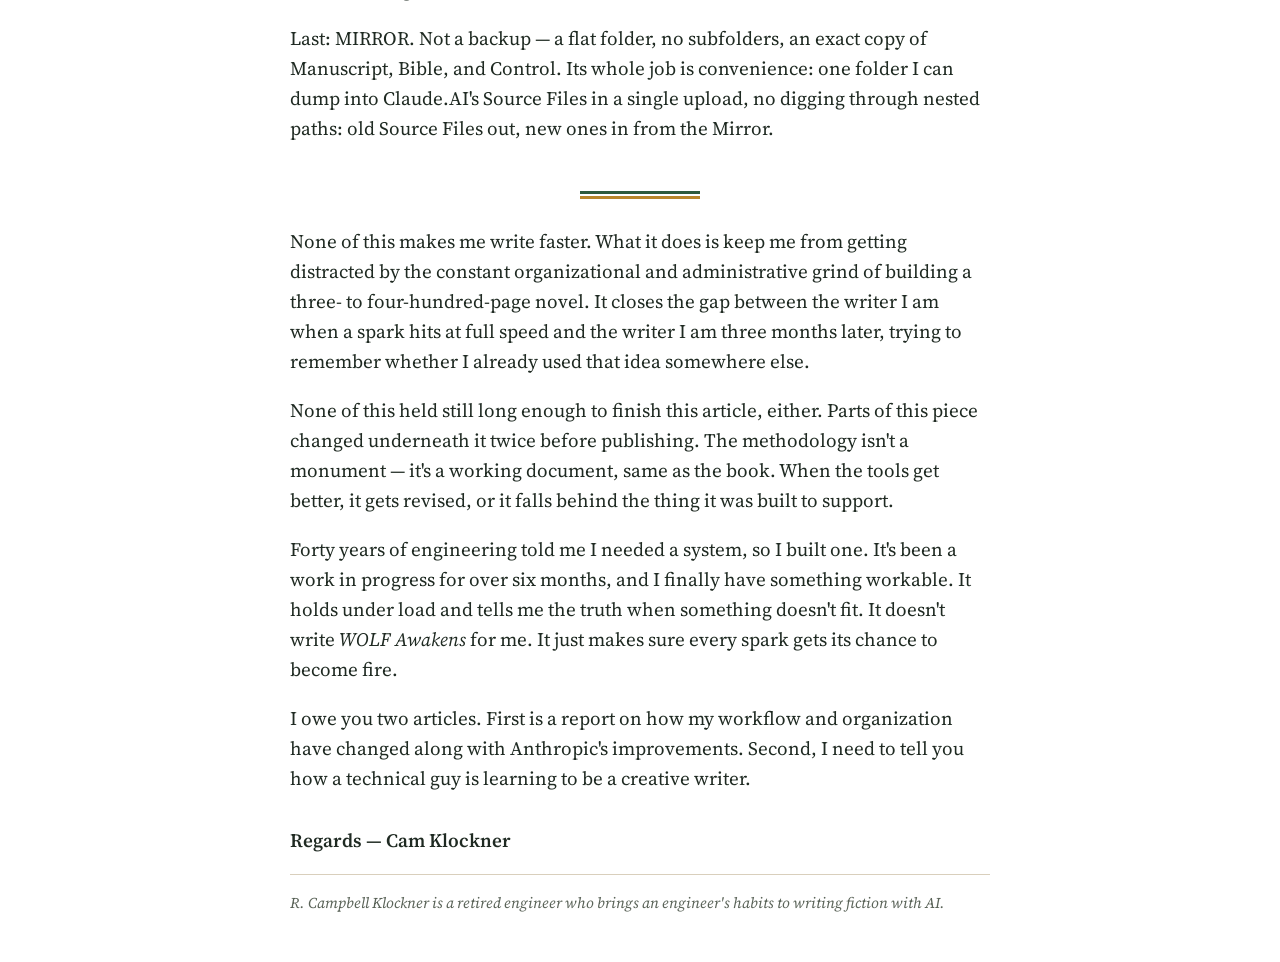
<file: published/articles/claude-ai-cowork-and-book-writing.html>
<!doctype html>
<html lang="en">
<head>
  <meta charset="UTF-8">
  <meta name="viewport" content="width=device-width, initial-scale=1">
  <title>Claude, Book Writing, and File Organization</title>
  <link rel="stylesheet" href="../../style.css">
  <link rel="preconnect" href="https://fonts.googleapis.com">
  <link rel="stylesheet" href="https://fonts.googleapis.com/css2?family=Alfa+Slab+One&family=Source+Serif+4:ital,wght@0,400;0,600;1,400&display=swap">
  <style>
  body{background:#fff;color:#1F2A22;font-family:"Source Serif 4",Georgia,"Times New Roman",serif;font-size:19px;line-height:1.58;max-width:700px}
  a.back{color:#2D5A3D;font-size:15px}
  header.plate{display:flex;gap:1.25rem;align-items:center;padding-bottom:1.25rem;border-bottom:3px solid #2D5A3D;box-shadow:0 4px 0 #fff,0 5px 0 #B8862B;margin-bottom:2rem}
  header.plate .badge{flex:0 0 104px}header.plate .badge svg{width:104px;height:104px;display:block}
  .badge .ff,.badge .fm{fill:#2D5A3D}.badge .dp{fill:#1E3D2A}.badge .sd{fill:#E6DCC6}.badge .st{fill:#1E3D2A;opacity:.45}.badge .af{fill:#B8862B}.badge .bgf{fill:#fff}.badge .sun{fill:#E8A92A}
  .badge .ray{fill:none;stroke:#E8A92A;stroke-width:2.2;stroke-linecap:round}.badge .cl{fill:none;stroke:#8FA89A;stroke-width:2.4;stroke-linecap:round}.badge .wt{fill:none;stroke:#1F2A22;stroke-width:2;stroke-dasharray:5 3.5}
  .badge .wl2{fill:#fff;stroke:#1F2A22;stroke-width:1.6;stroke-linejoin:round}.badge .wl3{fill:none;stroke:#1F2A22;stroke-width:1.2}.badge .gs{fill:none;stroke:#2D5A3D;stroke-width:2.4}.badge .bk{fill:#1F2422}
  .badge .bkl{fill:none;stroke:#1F2422;stroke-width:1.6;stroke-linecap:round}.badge .pn{fill:#7C8381}.badge .tb{fill:#C9CDCB;stroke:#1F2422;stroke-width:1}.badge .wv{fill:none;stroke:#F3EDE0;stroke-width:1.6;stroke-linecap:round;opacity:.55}
  .badge .gr{fill:none;stroke:#2D5A3D;stroke-width:1.4;stroke-linecap:round}.badge .gl{fill:none;stroke:#2D5A3D;stroke-width:1.8;stroke-linecap:round;stroke-linejoin:round}.badge .ring{fill:none;stroke:#2D5A3D;stroke-width:3}.badge .ring2{fill:none;stroke:#2D5A3D;stroke-width:1.5}
  .kicker{font-size:12px;font-weight:600;letter-spacing:.18em;text-transform:uppercase;color:#8A6212;margin:0 0 .4rem}
  header.plate h1{font-family:"Alfa Slab One",Rockwell,Georgia,serif;font-weight:400;color:#2D5A3D;font-size:clamp(28px,6.2vw,40px);line-height:1.15;margin:0 0 .5rem;text-wrap:balance}
  .dek{font-style:italic;margin:0 0 .35rem;font-size:17px}
  header.plate p.meta{font-family:inherit;color:#5A6358;font-size:15px;margin:0}
  .notice{background:#F6F2E9;border-left:4px solid #B8862B;border-radius:0 8px 8px 0;padding:.8rem 1rem;font-size:16px;font-style:italic;color:#1F2A22}
  .lead::first-letter{font-family:"Alfa Slab One",Rockwell,Georgia,serif;color:#2D5A3D;float:left;font-size:3.6em;line-height:.82;padding:.08em .1em 0 0}
  article h2{font-family:"Alfa Slab One",Rockwell,Georgia,serif;font-weight:400;color:#2D5A3D;font-size:clamp(22px,5vw,28px);line-height:1.2;margin:3rem 0 1rem;text-wrap:balance}
  article h2::after{content:"";display:block;width:56px;height:4px;background:#B8862B;margin-top:.5rem}
  blockquote.pull{margin:2rem 0;padding:1.1rem 1.25rem;background:#F6F2E9;border-radius:8px;border-top:3px solid #2D5A3D;color:#2D5A3D;font-style:italic;font-size:clamp(20px,4.6vw,24px);line-height:1.4;text-wrap:pretty}
  figure.machine{margin:2rem 0;padding:1.25rem 1rem 1rem;border:1px solid #D9CFBC;border-radius:8px;text-align:center}
  figure.machine svg{width:100%;max-width:480px;height:auto}
  figure.machine .lbl{font-family:"Source Serif 4",Georgia,serif;font-weight:600;font-size:15px;letter-spacing:.08em;fill:#1F2A22}
  figure.machine .sm{font-family:"Source Serif 4",Georgia,serif;font-style:italic;font-size:14px;fill:#5A6358}
  figcaption{font-size:15px;color:#5A6358;margin-top:.5rem}
  .folders{display:grid;grid-template-columns:repeat(3,1fr);gap:12px;margin:1.5rem 0}
  .folder{background:#F6F2E9;border-radius:8px;border-top:4px solid #2D5A3D;padding:.9rem 1rem}
  .folder h3{font-size:13px;font-weight:600;letter-spacing:.16em;color:#8A6212;margin:0 0 .4rem}
  .folder p{font-size:16px;line-height:1.5;margin:0}
  .orn{display:flex;justify-content:center;margin:3rem 0 2rem}.orn span{width:120px;height:3px;background:#2D5A3D;box-shadow:0 5px 0 #B8862B}
  .signoff{margin-top:2rem;font-weight:600}.about{color:#5A6358;font-size:15px;border-top:1px solid #D9CFBC;padding-top:1rem}
  @media (max-width:600px){body{font-size:18px}.folders{grid-template-columns:1fr}header.plate .badge{flex-basis:76px}header.plate .badge svg{width:76px;height:76px}}
  </style>
</head>
<body>

  <a class="back" href="../../index.html">&larr; Back to home</a>

  <header class="plate">
    <div class="badge"><svg xmlns="http://www.w3.org/2000/svg" viewBox="0 0 200 200" width="400" height="400" role="img" aria-label="Shore badge: a Barnegat Bay beach with pines, dune grass and a deep well, a StarCraft RX pontoon, sun, cloud and gulls" xmlns:c2pa="http://c2pa.org/manifest"><title>Shore badge</title><defs><clipPath id="c"><circle cx="100" cy="100" r="90"></circle></clipPath></defs>
<circle class="bgf" cx="100" cy="100" r="90"></circle>
<g clip-path="url(#c)">
<circle class="sun" cx="146" cy="50" r="15"></circle>
<path class="ray" d="M146 26 V30 M146 70 V74 M122 50 H126 M166 50 H170 M129 33 L132 36 M160 64 L163 67 M163 33 L160 36 M132 64 L129 67"></path>
<path class="cl" d="M52 40 C64 34 82 36 94 40 M66 47 C78 43 94 44 108 48 M44 48 H56"></path>
<path class="gl" d="M92 66 q4 -4 8 0 q4 -4 8 0 M110 58 q3 -3 6 0 q3 -3 6 0"></path>
<path class="sd" d="M0 100 C40 102 80 112 112 120 H200 V200 H0 Z"></path>
<path class="dp" d="M0 158 C50 152 110 162 200 170 V200 H0 Z"></path>
<g class="st"><circle cx="10" cy="114" r="0.9"></circle><circle cx="22" cy="130" r="0.9"></circle><circle cx="34" cy="144" r="0.9"></circle><circle cx="66" cy="124" r="0.9"></circle><circle cx="70" cy="140" r="0.9"></circle><circle cx="84" cy="130" r="0.9"></circle><circle cx="96" cy="142" r="0.9"></circle><circle cx="14" cy="148" r="0.9"></circle><circle cx="58" cy="116" r="0.9"></circle><circle cx="78" cy="150" r="0.9"></circle><circle cx="102" cy="134" r="0.9"></circle><circle cx="120" cy="158" r="0.9"></circle><circle cx="140" cy="162" r="0.9"></circle><circle cx="28" cy="112" r="0.9"></circle><circle cx="90" cy="124" r="0.9"></circle><circle cx="8" cy="132" r="0.9"></circle><circle cx="64" cy="132" r="0.9"></circle></g>
<path class="wt" d="M0 120 C18 120 34 123 53 136 M59 136 C68 124 80 121 112 120"></path>
<path class="af" d="M14 110 H24 L19 116 Z"></path>
<path class="wl2" d="M53 101.2 V152 M59 101.2 V152 M53 152 H59"></path>
<path class="wl3" d="M54 138 H58 M54 142 H58 M54 146 H58 M54 150 H58"></path>
<path class="wl2" d="M56 101.2 V97.2 H65"></path>
<path class="gs" d="M0 100 C40 102 80 112 112 120"></path>
<path class="ff" d="M22 61.0 L27.5 78.6 L16.5 78.6 Z"></path><path class="ff" d="M22 72.2 L29.8 87.4 L14.2 87.4 Z"></path><path class="ff" d="M22 83.4 L32.0 96.2 L12.0 96.2 Z"></path><rect class="ff" x="20" y="95.4" width="4" height="5.6"></rect><path class="ff" d="M38 48.0 L45.1 71.8 L30.9 71.8 Z"></path><path class="ff" d="M38 63.1 L48.1 83.6 L27.9 83.6 Z"></path><path class="ff" d="M38 78.2 L51.0 95.5 L25.0 95.5 Z"></path><rect class="ff" x="36" y="94.4" width="4" height="7.6"></rect>
<path class="gr" d="M69 105.45458357246305 Q71 108.45458357246305 72 110.45458357246305 M72 103.45458357246305 V110.45458357246305 M75 105.45458357246305 Q73 108.45458357246305 72 110.45458357246305 M79 107.70147536676808 Q81 110.70147536676808 82 112.70147536676808 M82 105.70147536676808 V112.70147536676808 M85 107.70147536676808 Q83 110.70147536676808 82 112.70147536676808 M88 109.82264277350929 Q90 112.82264277350929 91 114.82264277350929 M91 107.82264277350929 V114.82264277350929 M94 109.82264277350929 Q92 112.82264277350929 91 114.82264277350929 M97 112.01433513758623 Q99 115.01433513758623 100 117.01433513758623 M100 110.01433513758623 V117.01433513758623 M103 112.01433513758623 Q101 115.01433513758623 100 117.01433513758623"></path>
<g transform="translate(34.2 26.4) scale(.78)">

<path class="bk" d="M136 94 H162 L160 90 H138 Z"></path>
<path class="bkl" d="M139 94 L138 105 M159 94 L160 105"></path>
<path class="pn" d="M131 105 H181 Q186 105 186 110 V115 H131 Z"></path>
<path class="bkl" d="M131 105 H181 Q186 105 186 110"></path>
<path class="bk" d="M150 105 L151 100 H157 L159 105 Z"></path>
<path class="bkl" d="M118 115 H188"></path>
<path class="tb" d="M121 115 H184 Q191 115 193 111 Q192 118 186 121 H121 Q119 121 119 118 Q119 115 121 115 Z"></path>
<rect class="bk" x="110" y="101" width="9" height="12" rx="3"></rect>
<path class="bkl" d="M115 113 V123 M120 115 V123 M122 115 V123"></path>
</g>
<path class="fm" d="M110 120 H200 V160 C170 152 140 146 110 120 Z"></path>
<path class="wv" d="M126 128 H146 M156 128 H180 M142 136 H164 M174 136 H194 M162 145 H188"></path>
</g>
<circle class="ring" cx="100" cy="100" r="90"></circle>
<circle class="ring2" cx="100" cy="100" r="96"></circle>
</svg></div>
    <div>
      <p class="kicker">Process</p>
      <h1>Claude, Book Writing, and File Organization</h1>
      <p class="dek">Sequel to "Carrying a Story for 33 Years"</p>
      <p class="meta">Cam Klockner &middot; July 6, 2026 &middot; revised and published November 16, 2026</p>
    </div>
  </header>

  <article>
    <p class="notice">The descriptions of Claude's tools and my workflow are outdated in this article. Look for a sequel coming soon.</p>

    <p class="lead">It's a Tuesday, and I'm driving, and an idea hits me — uninvited, half-formed, gone if I don't catch it. I pull over and dictate it into my phone. Some days that's one line. Some days it's an entire chapter, or a piece of the timeline. An ending had been taunting me for days, and then, at mile marker 105 on the Garden State Parkway, it arrived whole. I pulled over and dictated a rough of the entire chapter — I didn't want to lose it before it evaporated.</p>

    <p>That's a spark. This article is about what happens to it next.</p>

    <p>Last go 'round I took you through changing a workflow of 1,500 scattered files to a manageable structure: 122 files in four folders. It's 158 now, and it's reshaped constantly as I add, edit, or modify content — it's a book, my first novel (fingers crossed). Every new spark, every scene, every idea changes the count — a chapter added, two chapters consolidated into one, a character detail changed. The count is a moving target. What doesn't move is the process underneath it.</p>

    <p>Here are two ways the book grows — from a single spark to a filed chapter.</p>

    

    <h2>The Spark</h2>

    <p>The Parkway ending was a big one. More often it's smaller. Today it's a single line: WOLF — the emergent AI at the center of the book — says something to Reese, its creator, that it shouldn't be able to say yet, not given what WOLF doesn't remember about itself. A small spark, same as the big one, caught the same way.</p>

    <p>That's the raw material. Ugly, unpunctuated, missing half its verbs.</p>

    <blockquote class="pull">An ending had been taunting me for days, and then, at mile marker 105 on the Garden State Parkway, it arrived whole.</blockquote>

    <p>Back at the desk, I hand it to Claude.AI and we go back and forth — not "write this for me," but "here's what I heard in my head, help me get it organized enough to say it." Fifteen minutes, or a half hour, a dozen small revisions, and the spark is a scene now. Something book-worthy, maybe.</p>

    <p>That's a fix on the old system. I used to save sparks into a haphazard file structure, and as they piled up, I lost track of what was where, when, and with whom. I'd often write the same idea again, differently, and end up with multiple versions competing for the same real estate in the story. Fifteen hundred files, most of them half-remembered sparks with nowhere to go.</p>

    <p>Now, I drop it in the Project Inbox.</p>

    

    <h2>The Session</h2>

    <p>The book gets written because I sit down and decide to. The sparks get woven in along the way.</p>

    <p>I open a Claude.AI prompt box and say I want to work on C032, a chapter. What comes back isn't a blank page — it's a briefing. Whatever prose already exists for that chapter. Every open gap, pulled straight from the Control folder's gap logs. Every blocker, tagged and specific, not vague, pulled from the same place. Sometimes the note is about the writing itself: I started the scene too soon, or let it run too long past the moment it should have ended. Sometimes it's structural: this chapter owes the story a piece of information it hasn't delivered yet.</p>

    <p>Some chapters start with nothing but the idea — no prose on the page yet, just the spark and the briefing built around it. Others already have a full draft waiting, and the work is closing what's still open.</p>

    <p>Then I write. Dictate, type, rearrange — whatever the task calls for. Five or six rounds, whatever it takes. Some sessions finish the chapter. Some don't — half of it gets written, saved, and picked back up another day. The briefing picks up exactly where it left off, gaps and all.</p>

    <p>After each pass, the response isn't a pat on the back — I built that in on purpose, in the Project Instructions. I ask what I'm doing right, what I'm doing wrong, and how I can improve it. It responds with specifics: this part landed, this part still doesn't close the gap. I build the fix from my own next spark, or a combination of a few Claude.AI suggests. That's the iteration, edging closer to something book-worthy. Sometimes two or three rounds will do it. I recall one afternoon that took a dozen, and still needed sleeping on before I picked it up again the next day. Until I own it.</p>

    <p>When it's right, into the Inbox it goes for step two.</p>

    <blockquote class="pull">The Inbox doesn't care where a spark was born. It only cares that it shows up.</blockquote>

    <p>This all happens in Claude.AI Projects — memory from prompt box to prompt box, plus a cache of Source Files, so Claude.AI has everything already written on hand. Uploaded manually, though. Still the biggest drawback in the whole process.</p>

    <p>The organizing, the migration, the insertions and integration — all the hard stuff — is done by Claude Cowork, where I also have a project for this novel in progress, <em>WOLF Awakens</em>. Cowork can access the assigned folders and files on my computer. It can edit them, rename them, move them. It runs on the same models Claude.AI does. Same abilities, full stop. Why don't I just do everything in Cowork? Because Cowork uses significantly more tokens for a creative session than Claude.AI does. I write where it's cheap, and save Cowork for the heavy lifting — the organizing, the integration — used as sparingly as possible. That's only part of what Cowork was designed for.</p>

    <p>Some sparks don't start in either place. Every so often an idea gets worked out on another AI platform entirely — wherever I happen to be when it surfaces. It comes back as a file and drops into the same Inbox as everything else. The Inbox doesn't care where a spark was born. It only cares that it shows up.</p>

    

    <h2>Inbox Files Don't Take Care of Themselves</h2>

    <p>As new work lands in the Inbox — sparks, finished chapters, or anything in between — Cowork's real work starts. Often, just because I can and because I'm curious, I'll run a spark by a different chat interface first, then copy the result of that exchange into the same Inbox, through File Explorer.</p>

    <p>Cowork takes what's accumulated in the Inbox, breaks the files apart, and inserts each piece where it belongs — manuscript, Bible, or Control, wherever it's tagged for, or a new file if none exists yet. Then it updates the Mirror (more in a minute).</p>

    <p>Now the plumbing. Six folders. That's the whole machine.</p>

    <figure class="machine">
<svg viewBox="0 0 480 400" role="img" aria-label="Diagram: a spark and a writing session both feed the Inbox. The Inbox feeds Manuscript, Bible and Control. Those three are copied to Mirror, and retired material goes to Archive.">
<defs><marker id="ah" viewBox="0 0 10 10" refX="9" refY="5" markerWidth="7" markerHeight="7" orient="auto"><path d="M0 0L10 5L0 10z" fill="#2D5A3D"/></marker></defs>
<g fill="none" stroke="#2D5A3D" stroke-width="2">
<path d="M125 60V84H215V104" marker-end="url(#ah)"/><path d="M355 60V84H265V104" marker-end="url(#ah)"/>
<path d="M240 160V180"/><path d="M90 180H390"/>
<path d="M90 180V204" marker-end="url(#ah)"/><path d="M240 180V204" marker-end="url(#ah)"/><path d="M390 180V204" marker-end="url(#ah)"/>
<path d="M90 258V282"/><path d="M240 258V282"/><path d="M390 258V282"/><path d="M90 282H390"/>
<path d="M140 282V326" marker-end="url(#ah)"/><path d="M340 282V326" stroke-dasharray="5 5" marker-end="url(#ah)"/>
</g>
<g stroke="#2D5A3D" stroke-width="2">
<rect x="40" y="10" width="170" height="50" rx="8" fill="#E6DCC6"/><rect x="270" y="10" width="170" height="50" rx="8" fill="#E6DCC6"/>
<rect x="140" y="106" width="200" height="54" rx="8" fill="#1E3D2A"/>
<rect x="20" y="206" width="140" height="52" rx="8" fill="#F6F2E9"/><rect x="170" y="206" width="140" height="52" rx="8" fill="#F6F2E9"/><rect x="320" y="206" width="140" height="52" rx="8" fill="#F6F2E9"/>
<rect x="60" y="328" width="160" height="52" rx="8" fill="#fff"/><rect x="260" y="328" width="160" height="52" rx="8" fill="#fff" stroke-dasharray="5 5"/>
</g>
<g class="lbl" text-anchor="middle">
<text x="125" y="41">SPARK</text><text x="355" y="41">SESSION</text>
<text x="240" y="139" fill="#F3EDE0">INBOX</text>
<text x="90" y="238">MANUSCRIPT</text><text x="240" y="238">BIBLE</text><text x="390" y="238">CONTROL</text>
<text x="140" y="360">MIRROR</text><text x="340" y="360">ARCHIVE</text>
</g>
<g class="sm"><text x="150" y="310">exact copy</text><text x="350" y="310">shelved, not gone</text></g>
</svg>
<figcaption>Six folders. That's the whole machine.</figcaption>
</figure>

    <p>Inbox you already know. Three folders hold the actual book: Manuscript, Bible, Control. Two more keep it honest: Mirror, Archive.</p>

    <div class="folders"><div class="folder"><h3>MANUSCRIPT</h3><p>the chapters. 89 of them right now, 73,000 words, likely to land at 65-70 chapters and 90-100,000 words by the end. Every file here is a spark that made it.</p></div><div class="folder"><h3>BIBLE</h3><p>the whole story in miniature. Characters, tech, research, timeline. If the manuscript vanished tomorrow, this is what I'd rebuild it from.</p></div><div class="folder"><h3>CONTROL</h3><p>the rulebook. Naming, voice, technique, gap logs, continuity logs. What keeps Claude.AI, Cowork, and any other LLM pointed the same direction I am.</p></div></div>

    <p>Integration touches one of these, sometimes all three, and files get modified, renamed and replaced.</p>

    <p>Nothing gets deleted — except an exact duplicate. Everything else, old prose, retired instructions, abandoned sparks, goes to ARCHIVE, reviewed and then shelved. Not gone.</p>

    <p>Last: MIRROR. Not a backup — a flat folder, no subfolders, an exact copy of Manuscript, Bible, and Control. Its whole job is convenience: one folder I can dump into Claude.AI's Source Files in a single upload, no digging through nested paths: old Source Files out, new ones in from the Mirror.</p>

    <div class="orn" aria-hidden="true"><span></span></div>

    <p>None of this makes me write faster. What it does is keep me from getting distracted by the constant organizational and administrative grind of building a three- to four-hundred-page novel. It closes the gap between the writer I am when a spark hits at full speed and the writer I am three months later, trying to remember whether I already used that idea somewhere else.</p>

    <p>None of this held still long enough to finish this article, either. Parts of this piece changed underneath it twice before publishing. The methodology isn't a monument — it's a working document, same as the book. When the tools get better, it gets revised, or it falls behind the thing it was built to support.</p>

    <p>Forty years of engineering told me I needed a system, so I built one. It's been a work in progress for over six months, and I finally have something workable. It holds under load and tells me the truth when something doesn't fit. It doesn't write <em>WOLF Awakens</em> for me. It just makes sure every spark gets its chance to become fire.</p>

    <p>I owe you two articles. First is a report on how my workflow and organization have changed along with Anthropic's improvements. Second, I need to tell you how a technical guy is learning to be a creative writer.</p>

    <p class="signoff">Regards — Cam Klockner</p>

    <p class="about"><em>R. Campbell Klockner is a retired engineer who brings an engineer's habits to writing fiction with AI.</em></p>
  </article>

</body>
</html>
</file>
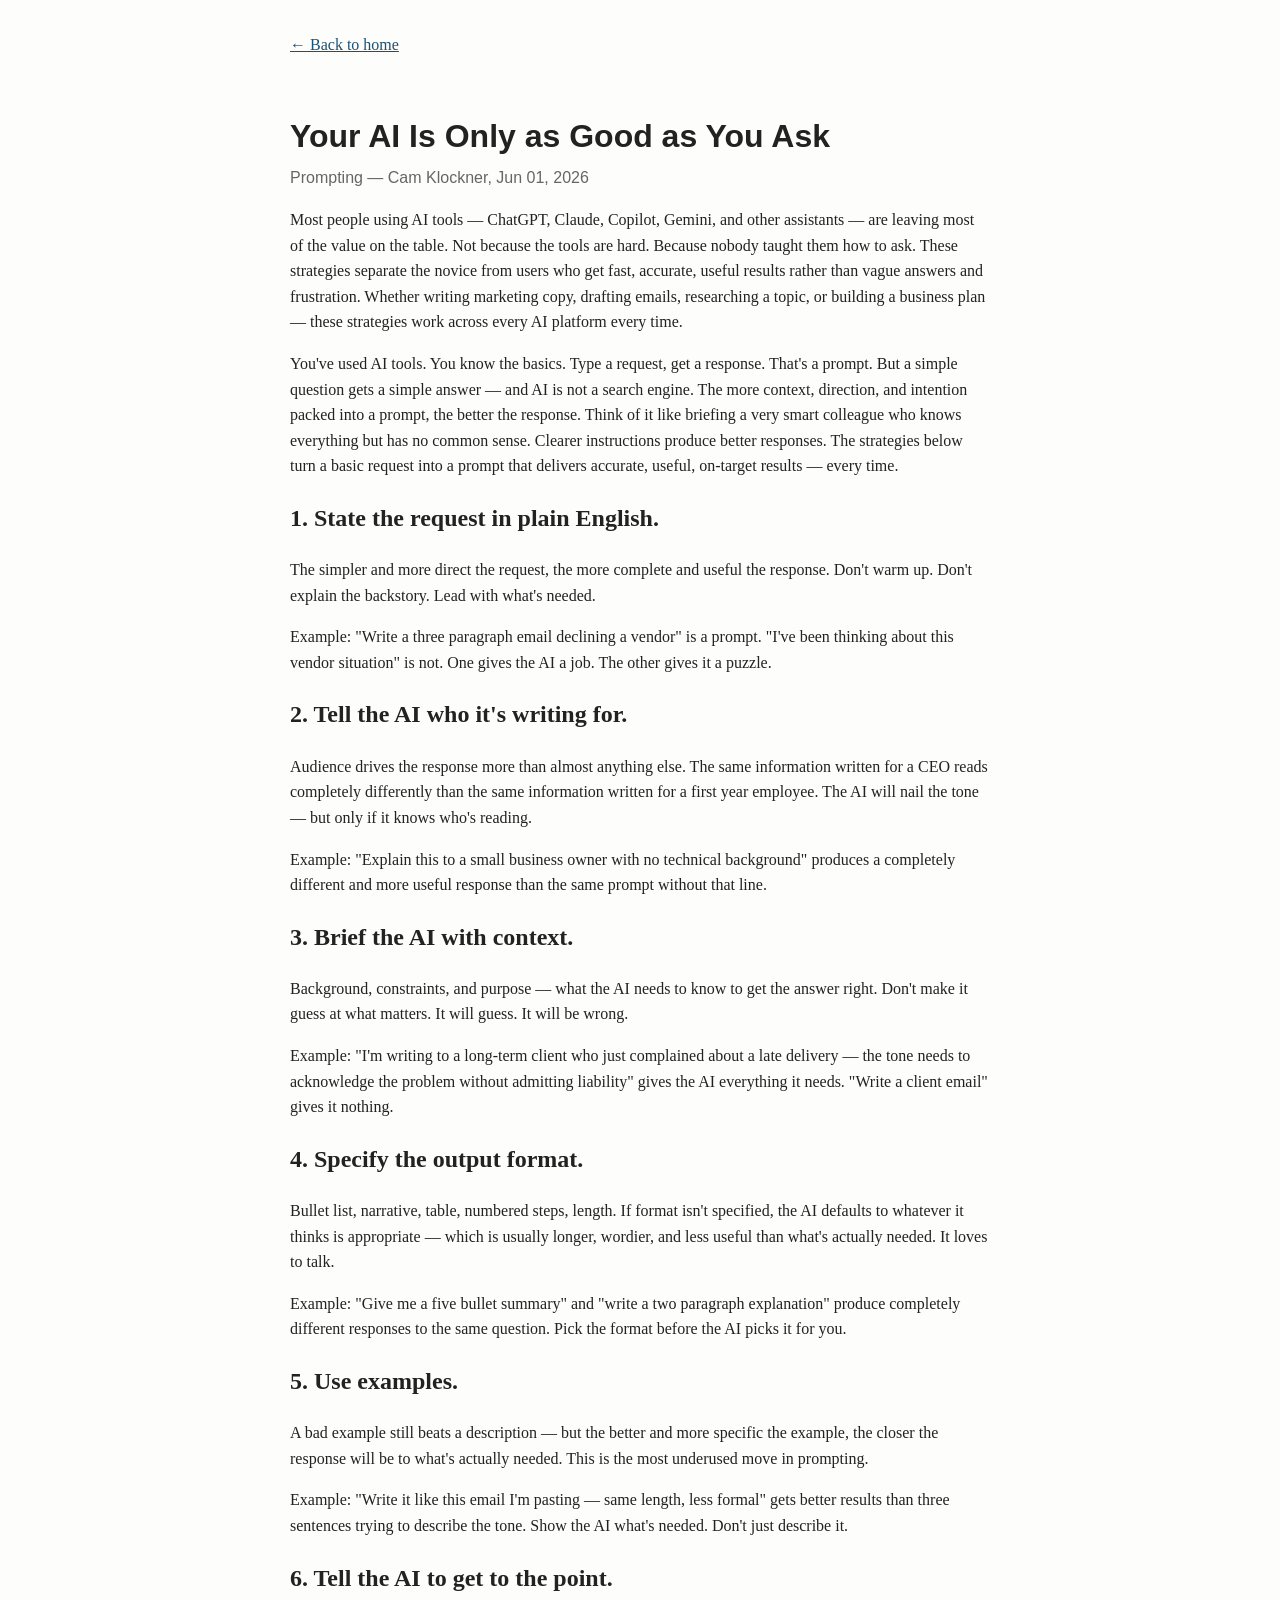
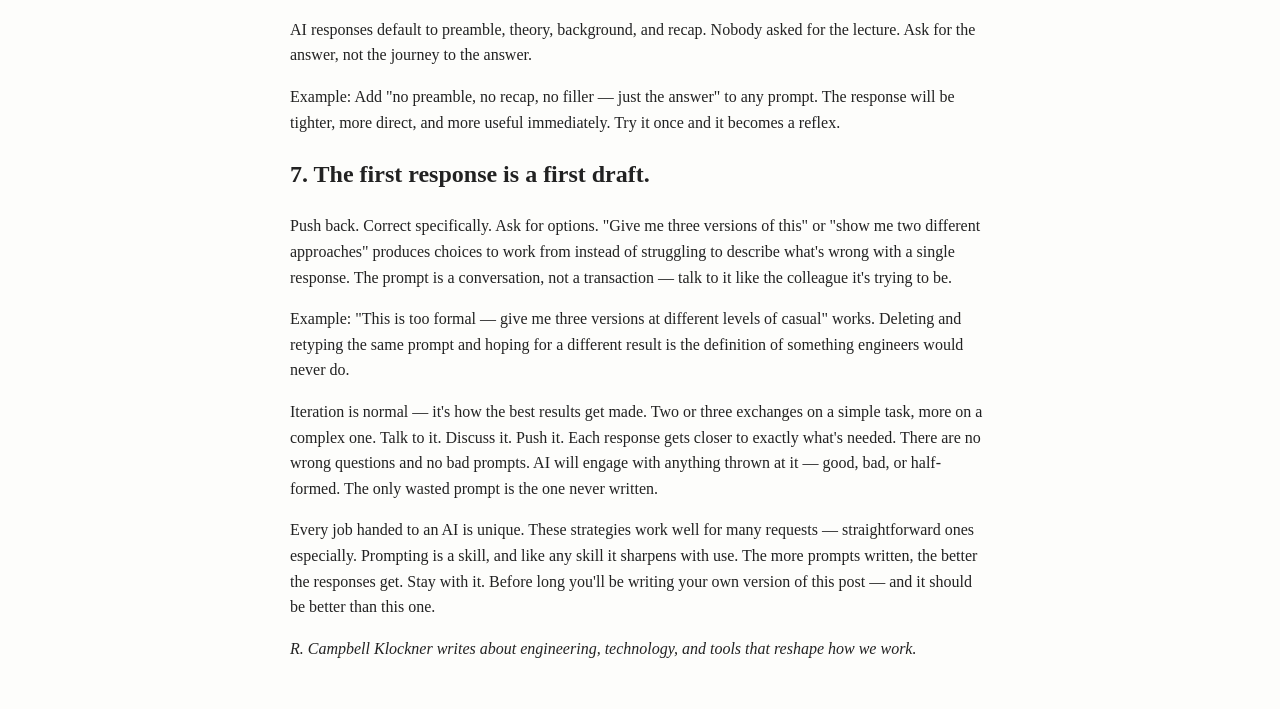
<file: published/articles/your-ai-is-only-as-good-as-you-ask.html>
<!doctype html>
<html lang="en">
<head>
  <meta charset="UTF-8">
  <title>Your AI Is Only as Good as You Ask</title>
  <link rel="stylesheet" href="../../style.css">
</head>
<body>

  <a class="back" href="../../index.html">&larr; Back to home</a>

  <header>
    <h1>Your AI Is Only as Good as You Ask</h1>
    <p class="subtitle">Prompting &mdash; Cam Klockner, Jun 01, 2026</p>
  </header>

  <article>
    <p>Most people using AI tools — ChatGPT, Claude, Copilot, Gemini, and other assistants — are leaving most of the value on the table. Not because the tools are hard. Because nobody taught them how to ask. These strategies separate the novice from users who get fast, accurate, useful results rather than vague answers and frustration. Whether writing marketing copy, drafting emails, researching a topic, or building a business plan — these strategies work across every AI platform every time.</p>

    <p>You've used AI tools. You know the basics. Type a request, get a response. That's a prompt. But a simple question gets a simple answer — and AI is not a search engine. The more context, direction, and intention packed into a prompt, the better the response. Think of it like briefing a very smart colleague who knows everything but has no common sense. Clearer instructions produce better responses. The strategies below turn a basic request into a prompt that delivers accurate, useful, on-target results — every time.</p>

    <h2>1. State the request in plain English.</h2>
    <p>The simpler and more direct the request, the more complete and useful the response. Don't warm up. Don't explain the backstory. Lead with what's needed.</p>
    <p>Example: "Write a three paragraph email declining a vendor" is a prompt. "I've been thinking about this vendor situation" is not. One gives the AI a job. The other gives it a puzzle.</p>

    <h2>2. Tell the AI who it's writing for.</h2>
    <p>Audience drives the response more than almost anything else. The same information written for a CEO reads completely differently than the same information written for a first year employee. The AI will nail the tone — but only if it knows who's reading.</p>
    <p>Example: "Explain this to a small business owner with no technical background" produces a completely different and more useful response than the same prompt without that line.</p>

    <h2>3. Brief the AI with context.</h2>
    <p>Background, constraints, and purpose — what the AI needs to know to get the answer right. Don't make it guess at what matters. It will guess. It will be wrong.</p>
    <p>Example: "I'm writing to a long-term client who just complained about a late delivery — the tone needs to acknowledge the problem without admitting liability" gives the AI everything it needs. "Write a client email" gives it nothing.</p>

    <h2>4. Specify the output format.</h2>
    <p>Bullet list, narrative, table, numbered steps, length. If format isn't specified, the AI defaults to whatever it thinks is appropriate — which is usually longer, wordier, and less useful than what's actually needed. It loves to talk.</p>
    <p>Example: "Give me a five bullet summary" and "write a two paragraph explanation" produce completely different responses to the same question. Pick the format before the AI picks it for you.</p>

    <h2>5. Use examples.</h2>
    <p>A bad example still beats a description — but the better and more specific the example, the closer the response will be to what's actually needed. This is the most underused move in prompting.</p>
    <p>Example: "Write it like this email I'm pasting — same length, less formal" gets better results than three sentences trying to describe the tone. Show the AI what's needed. Don't just describe it.</p>

    <h2>6. Tell the AI to get to the point.</h2>
    <p>AI responses default to preamble, theory, background, and recap. Nobody asked for the lecture. Ask for the answer, not the journey to the answer.</p>
    <p>Example: Add "no preamble, no recap, no filler — just the answer" to any prompt. The response will be tighter, more direct, and more useful immediately. Try it once and it becomes a reflex.</p>

    <h2>7. The first response is a first draft.</h2>
    <p>Push back. Correct specifically. Ask for options. "Give me three versions of this" or "show me two different approaches" produces choices to work from instead of struggling to describe what's wrong with a single response. The prompt is a conversation, not a transaction — talk to it like the colleague it's trying to be.</p>
    <p>Example: "This is too formal — give me three versions at different levels of casual" works. Deleting and retyping the same prompt and hoping for a different result is the definition of something engineers would never do.</p>

    <p>Iteration is normal — it's how the best results get made. Two or three exchanges on a simple task, more on a complex one. Talk to it. Discuss it. Push it. Each response gets closer to exactly what's needed. There are no wrong questions and no bad prompts. AI will engage with anything thrown at it — good, bad, or half-formed. The only wasted prompt is the one never written.</p>

    <p>Every job handed to an AI is unique. These strategies work well for many requests — straightforward ones especially. Prompting is a skill, and like any skill it sharpens with use. The more prompts written, the better the responses get. Stay with it. Before long you'll be writing your own version of this post — and it should be better than this one.</p>

    <p><em>R. Campbell Klockner writes about engineering, technology, and tools that reshape how we work.</em></p>
  </article>

</body>
</html>
</file>
<file: style.css>
body {
  font-family: Georgia, serif;
  max-width: 700px;
  margin: 0 auto;
  padding: 2rem 1rem;
  line-height: 1.6;
  color: #222;
  background: #fdfdfb;
}

header.intro {
  display: flex;
  align-items: center;
  gap: 1.5rem;
  padding-bottom: 1.5rem;
  border-bottom: 3px solid #1a5276;
}

.photo-frame {
  flex-shrink: 0;
  width: 120px;
  height: 120px;
  border-radius: 50%;
  background: #1a5276;
  overflow: hidden;
  display: flex;
  align-items: center;
  justify-content: center;
}

.photo-frame img {
  width: 100%;
  height: 100%;
  object-fit: cover;
}

.photo-frame .initials {
  font-family: Helvetica, Arial, sans-serif;
  font-size: 2.5rem;
  color: #fff;
  font-weight: bold;
}

header h1 {
  font-family: Helvetica, Arial, sans-serif;
  margin-bottom: 0.2rem;
  font-size: 2rem;
}

header p.subtitle {
  color: #666;
  margin-top: 0;
  font-family: Helvetica, Arial, sans-serif;
}

.bio {
  background: #f4f1ea;
  border-radius: 8px;
  padding: 1.5rem;
  margin-top: 2rem;
}

.bio p {
  margin-bottom: 1rem;
}

.bio p:last-child {
  margin-bottom: 0;
}

.articles h2 {
  font-family: Helvetica, Arial, sans-serif;
}

.articles {
  margin-top: 3rem;
  border-top: 1px solid #ddd;
  padding-top: 1.5rem;
}

.articles ul {
  list-style: none;
  padding: 0;
}

.articles li {
  margin-bottom: 0.75rem;
}

.articles a {
  text-decoration: none;
  color: #1a5276;
  font-size: 1.1rem;
}

.articles a:hover {
  text-decoration: underline;
}

a.back {
  display: inline-block;
  margin-bottom: 2rem;
  color: #1a5276;
}
</file>
